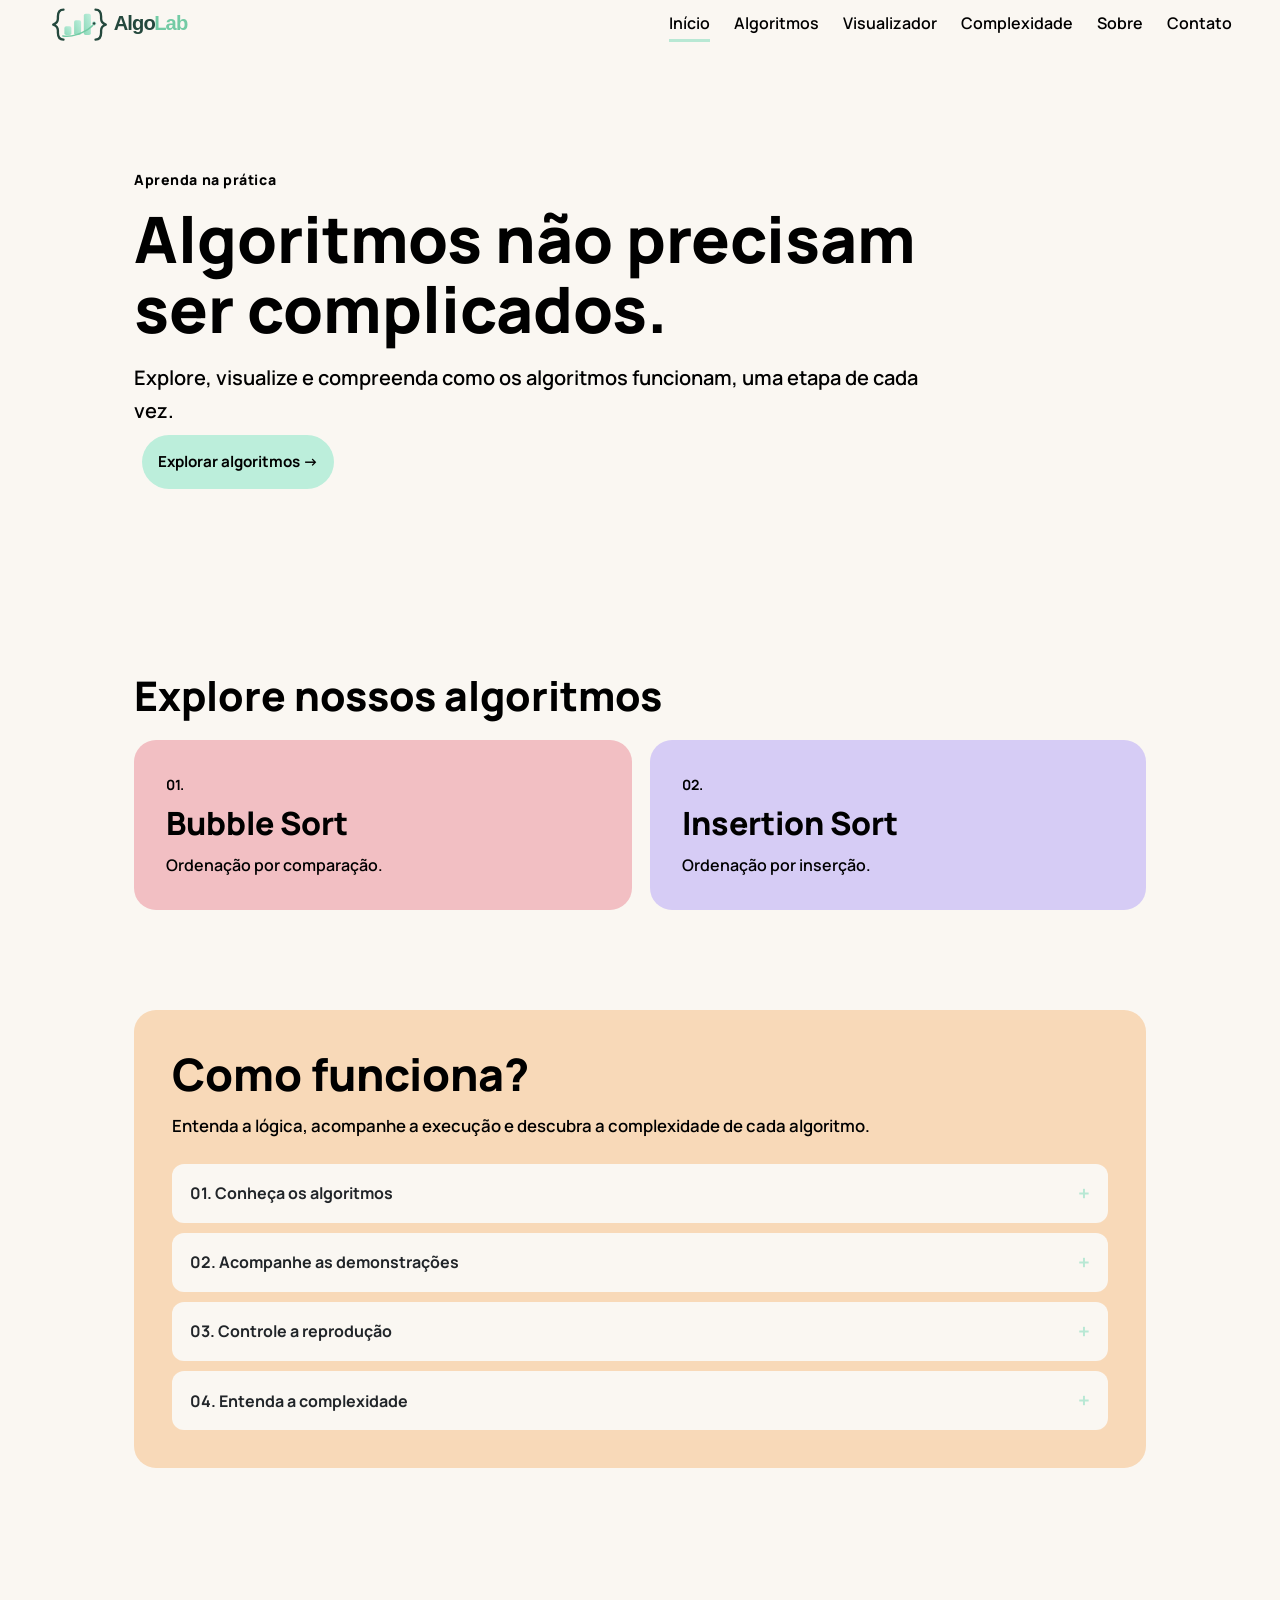
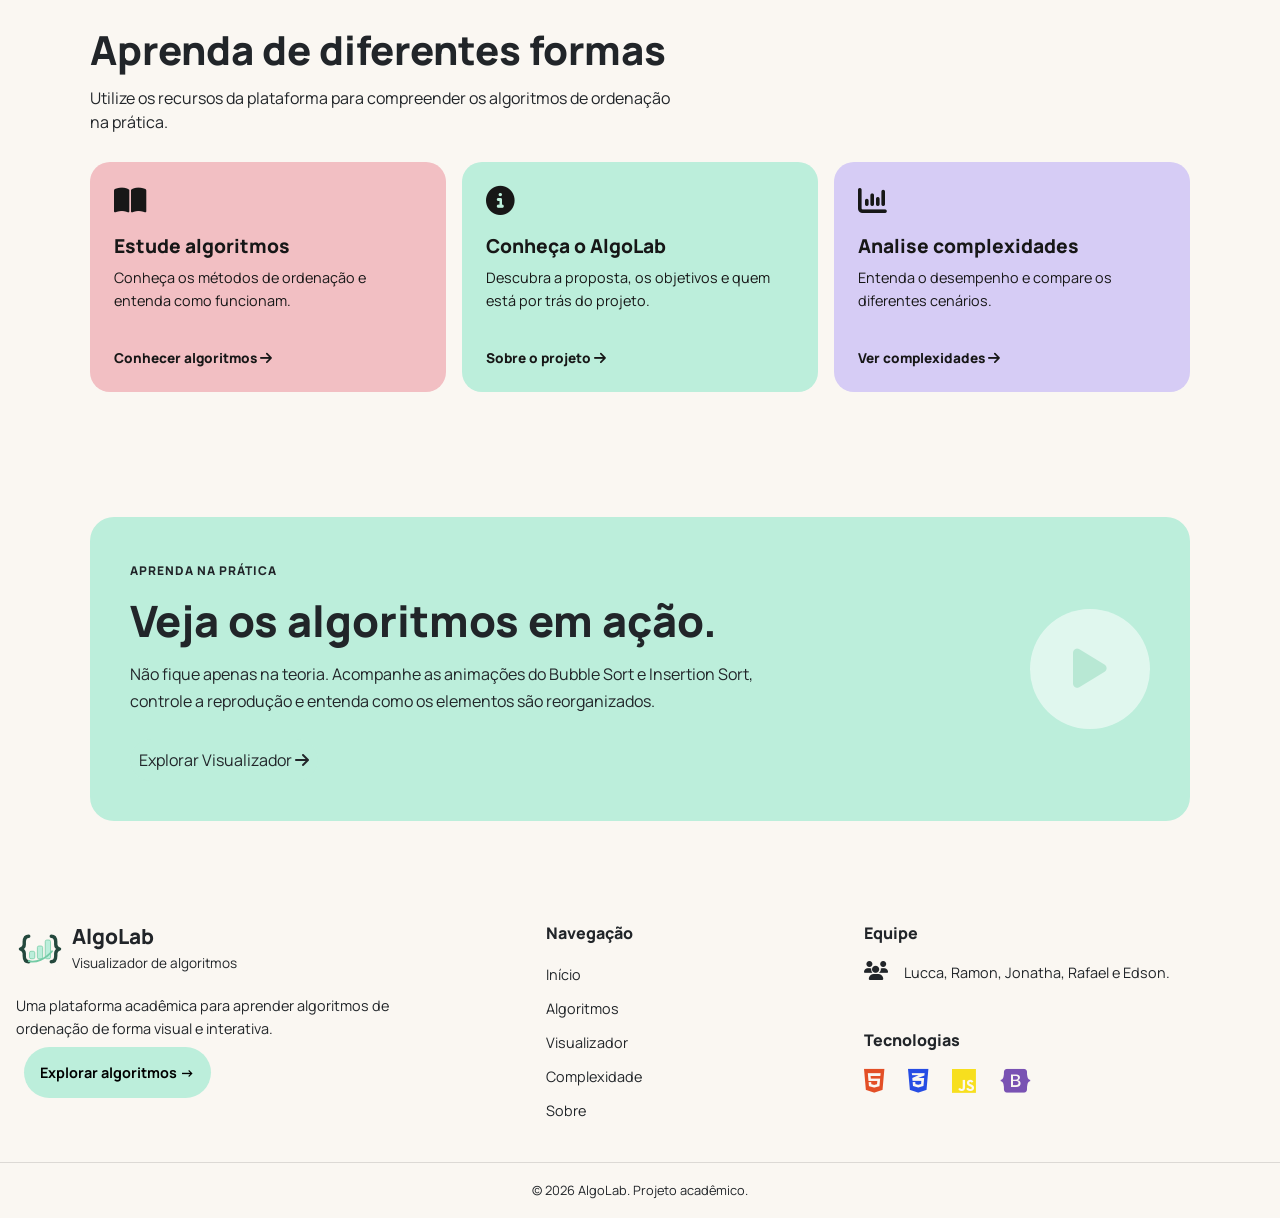
<file: index.html>
<!doctype html>
<html lang="pt-BR">

<head>
  <!-- ==========================================
       1. CONFIGURAÇÕES DO DOCUMENTO
  =========================================== -->

  <!-- Configurações básicas -->
  <meta charset="UTF-8" />
  <meta name="viewport" content="width=device-width, initial-scale=1.0" />

  <title>AlgoLab | Visualizador de Algoritmos</title>

  <!-- Fonte principal -->
  <link rel="preconnect" href="https://fonts.googleapis.com" />
  <link rel="preconnect" href="https://fonts.gstatic.com" crossorigin />
  <link
    href="https://fonts.googleapis.com/css2?family=Manrope:wght@400;500;600;700;800&display=swap"
    rel="stylesheet"
  />

  <!-- Bootstrap CSS -->
  <link
    href="https://cdn.jsdelivr.net/npm/bootstrap@5.3.8/dist/css/bootstrap.min.css"
    rel="stylesheet"
  />

  <!-- CSS próprio do projeto -->
  <link rel="stylesheet" href="src/css/base.css" />
  <link rel="stylesheet" href="src/css/layout.css" />
  <link rel="stylesheet" href="src/css/components.css" />

  <!-- CSS específico da página inicial -->
  <link rel="stylesheet" href="src/css/pages/index.css" />

  <!-- Biblioteca de ícones Font Awesome -->
  <link
    rel="stylesheet"
    href="https://cdnjs.cloudflare.com/ajax/libs/font-awesome/6.7.2/css/all.min.css"
  />
</head>

<body>

  <!-- ==========================================
       2. CABEÇALHO E NAVEGAÇÃO PRINCIPAL
  =========================================== -->

  <header>
    <nav
      aria-label="Navegação principal"
      class="d-flex flex-wrap justify-content-between align-items-center px-3 px-lg-5 pb-2"
    >

      <!-- Logo do projeto -->
      <div>
        <img src="src/assets/images/algolab-logo.svg" alt="Logo AlgoLab" />
      </div>

      <!-- Links de navegação entre as páginas -->
      <ul class="d-flex flex-wrap align-items-center gap-3 gap-lg-4 list-unstyled mb-0">
        <li><a href="index.html" aria-current="page">Início</a></li>
        <li><a href="algoritmos.html">Algoritmos</a></li>
        <li><a href="visualizador.html">Visualizador</a></li>
        <li><a href="complexidade.html">Complexidade</a></li>
        <li><a href="sobre.html">Sobre</a></li>
        <li><a href="contato.html">Contato</a></li>
      </ul>

    </nav>
  </header>


  <!-- ==========================================
       3. CONTEÚDO PRINCIPAL
  =========================================== -->

  <main>

    <!-- Apresentação inicial da plataforma -->
    <section class="hero-section mt-4">
      <div class="container-fluid page-container">

        <div class="hero-content">
          <span>Aprenda na prática</span>

          <h1>Algoritmos não precisam ser complicados.</h1>

          <p>
            Explore, visualize e compreenda como os algoritmos funcionam,
            uma etapa de cada vez.
          </p>

          <!-- Botão para acessar o catálogo de algoritmos -->
          <div class="p-2 rounded-5">
            <a href="algoritmos.html" class="hero-link btn-algolab p-3">
              Explorar algoritmos →
            </a>
          </div>
        </div>

      </div>
    </section>


    <!-- ==========================================
         3.1. ALGORITMOS EM DESTAQUE
    =========================================== -->

    <section class="algorithms-section d-flex align-items-center mt-4">
      <div class="container-fluid page-container">

        <div class="algorithms-content">
          <h2>Explore nossos algoritmos</h2>

          <!-- Organização dos cards com Flexbox do Bootstrap -->

            <div class="d-flex gap-3">

                <!-- Card do Bubble Sort -->
                <a href="algoritmos.html"
                  class="flex-fill algorithm-card-bubble rounded-4 p-2">

                    <span>01.</span>

                    <h3>Bubble Sort</h3>

                    <p>Ordenação por comparação.</p>

                </a>

                <!-- Card do Insertion Sort -->
                <a href="algoritmos.html"
                  class="flex-fill algorithm-card-insertion rounded-4 p-2">

                    <span>02.</span>

                    <h3>Insertion Sort</h3>

                    <p>Ordenação por inserção.</p>

                </a>

            </div>
        </div>

      </div>
    </section>


    <!-- ==========================================
         3.2. APRESENTAÇÃO DA PLATAFORMA
    =========================================== -->

    <section class="about-section mt-3">
      <div class="container-fluid page-container">

        <!-- Card explicativo sobre o funcionamento da plataforma -->
        <div class="about-card p-2 rounded-4">
          <h2>Como funciona?</h2>

          <p>
            Entenda a lógica, acompanhe a execução e descubra a complexidade
            de cada algoritmo.
          </p>

          <!-- Lista expansível -->
          <div class="how-it-works-list">

              <details class="how-it-works-item">
                  <summary>01. Conheça os algoritmos</summary>
                  <p>
                      Explore os algoritmos Bubble Sort e Insertion Sort
                      e entenda como cada método organiza os elementos.
                  </p>
              </details>

              <details class="how-it-works-item">
                  <summary>02. Acompanhe as demonstrações</summary>
                  <p>
                      Acesse o Visualizador para observar a execução
                      dos algoritmos por meio de animações.
                  </p>
              </details>

              <details class="how-it-works-item">
                  <summary>03. Controle a reprodução</summary>
                  <p>
                      Utilize os controles para iniciar, pausar,
                      reiniciar e alterar a velocidade das demonstrações.
                  </p>
              </details>

              <details class="how-it-works-item">
                  <summary>04. Entenda a complexidade</summary>
                  <p>
                      Consulte as informações sobre o desempenho
                      dos algoritmos e suas complexidades.
                  </p>
              </details>

          </div>
        </div>
      </div>
    </section>

    <!-- ==========================================
      3.3. RECURSOS DA PLATAFORMA
    =========================================== -->

  <section class="platform-features">
      <div class="container-fluid page-container">

          <div class="features-content">

              <h2>Aprenda de diferentes formas</h2>

              <p class="features-description">
                  Utilize os recursos da plataforma para compreender
                  os algoritmos de ordenação na prática.
              </p>

              <div class="row g-3">

                  <!-- Estudar algoritmos -->
                  <div class="col-12 col-md-4">
                      <a href="algoritmos.html"
                        class="feature-card feature-card-algorithms">

                          <i class="fa-solid fa-book-open"></i>

                          <h3>Estude algoritmos</h3>

                          <p>
                              Conheça os métodos de ordenação
                              e entenda como funcionam.
                          </p>

                          <span>Conhecer algoritmos
                              <i class="fa-solid fa-arrow-right"></i>
                          </span>

                      </a>
                  </div>

                  <!-- Conheça o AlgoLab -->
                  <div class="col-12 col-md-4">
                      <a href="sobre.html"
                        class="feature-card feature-card-visualizer">

                          <i class="fa-solid fa-circle-info"></i>

                          <h3>Conheça o AlgoLab</h3>

                          <p>
                              Descubra a proposta, os objetivos e
                              quem está por trás do projeto.
                          </p>

                          <span>
                              Sobre o projeto
                              <i class="fa-solid fa-arrow-right"></i>
                          </span>

                      </a>
                  </div>

                  <!-- Complexidade -->
                  <div class="col-12 col-md-4">
                      <a href="complexidade.html"
                        class="feature-card feature-card-complexity">

                          <i class="fa-solid fa-chart-column"></i>

                          <h3>Analise complexidades</h3>

                          <p>
                              Entenda o desempenho e compare
                              os diferentes cenários.
                          </p>

                          <span>Ver complexidades
                              <i class="fa-solid fa-arrow-right"></i>
                          </span>

                      </a>
                  </div>

              </div>

          </div>

      </div>
  </section>

  <!-- ==========================================
      3.4. CHAMADA PARA O VISUALIZADOR
  =========================================== -->

  <section class="visualizer-cta">

      <div class="container-fluid page-container">

          <div class="cta-content">

              <div class="cta-text">

                  <span>APRENDA NA PRÁTICA</span>

                  <h2>
                      Veja os algoritmos em ação.
                  </h2>

                  <p>
                      Não fique apenas na teoria. Acompanhe as
                      animações do Bubble Sort e Insertion Sort,
                      controle a reprodução e entenda como os
                      elementos são reorganizados.
                  </p>

                  <a href="visualizador.html"
                    class="btn btn-algolab">
                      Explorar Visualizador
                      <i class="fa-solid fa-arrow-right"></i>
                  </a>

              </div>

              <div class="cta-icon">
                  <i class="fa-solid fa-play"></i>
              </div>

          </div>

      </div>

  </section>

  </main>



  
  <!-- ==========================================
       4. RODAPÉ
  =========================================== -->

  <footer class="footer mt-5">

    <div class="row g-4 footer-content px-3">

      <!-- Coluna 1: Identidade do projeto -->
      <div class="col-12 col-md-5 footer-brand">

        <!-- Logo e identificação da plataforma -->
        <div class="d-flex align-items-center gap-2 footer-brand-header">
          <img
            src="src/assets/images/algolab-favicon.svg"
            alt="Ícone AlgoLab"
            class="footer-favicon"
          />

          <div>
            <h2>AlgoLab</h2>
            <p>Visualizador de algoritmos</p>
          </div>
        </div>

        <!-- Descrição do projeto -->
        <p class="footer-description">
          Uma plataforma acadêmica para aprender algoritmos de ordenação de
          forma visual e interativa.
        </p>

        <!-- Link para acessar os algoritmos -->
        <div class="p-2">
          <a href="algoritmos.html" class="footer-link btn-algolab rounded-5 p-3">
            Explorar algoritmos →
          </a>
        </div>

      </div>


      <!-- Coluna 2: Navegação -->
      <div class="col-12 col-md-3 footer-navigation">

        <h3>Navegação</h3>

        <nav aria-label="Navegação do rodapé">
          <ul class="list-unstyled mb-0">
            <li><a href="index.html">Início</a></li>
            <li><a href="algoritmos.html">Algoritmos</a></li>
            <li><a href="visualizador.html">Visualizador</a></li>
            <li><a href="complexidade.html">Complexidade</a></li>
            <li><a href="sobre.html">Sobre</a></li>
          </ul>
        </nav>

      </div>


      <!-- Coluna 3: Informações -->
      <div class="col-12 col-md-4 footer-information">

        <!-- Integrantes da equipe -->
        <div class="footer-team mb-5">
          <h3>Equipe</h3>

          <div class="d-flex gap-3">
            <i class="fa-solid fa-users" aria-hidden="true"></i>
            <p>Lucca, Ramon, Jonatha, Rafael e Edson.</p>
          </div>
        </div>

        <!-- Tecnologias utilizadas no projeto -->
        <div class="footer-technologies">
          <h3>Tecnologias</h3>

          <div class="d-flex align-items-center gap-4">
            <i class="fa-brands fa-html5 html-icon" title="HTML5" aria-label="HTML5"></i>
            <i class="fa-brands fa-css3-alt css-icon" title="CSS3" aria-label="CSS3"></i>
            <i class="fa-brands fa-js javascript-icon" title="JavaScript" aria-label="JavaScript"></i>
            <i class="fa-brands fa-bootstrap bootstrap-icon" title="Bootstrap" aria-label="Bootstrap"></i>
          </div>
        </div>

      </div>

    </div>

    <!-- Copyright e identificação acadêmica -->
    <div class="footer-bottom">
      <p>&copy; 2026 AlgoLab. Projeto acadêmico.</p>
    </div>

  </footer>


  <!-- ==========================================
       5. SCRIPTS
  =========================================== -->

  <!-- Bootstrap JavaScript -->
  <script src="https://cdn.jsdelivr.net/npm/bootstrap@5.3.8/dist/js/bootstrap.bundle.min.js">



  </script>

  
</body>
</html>
</file>
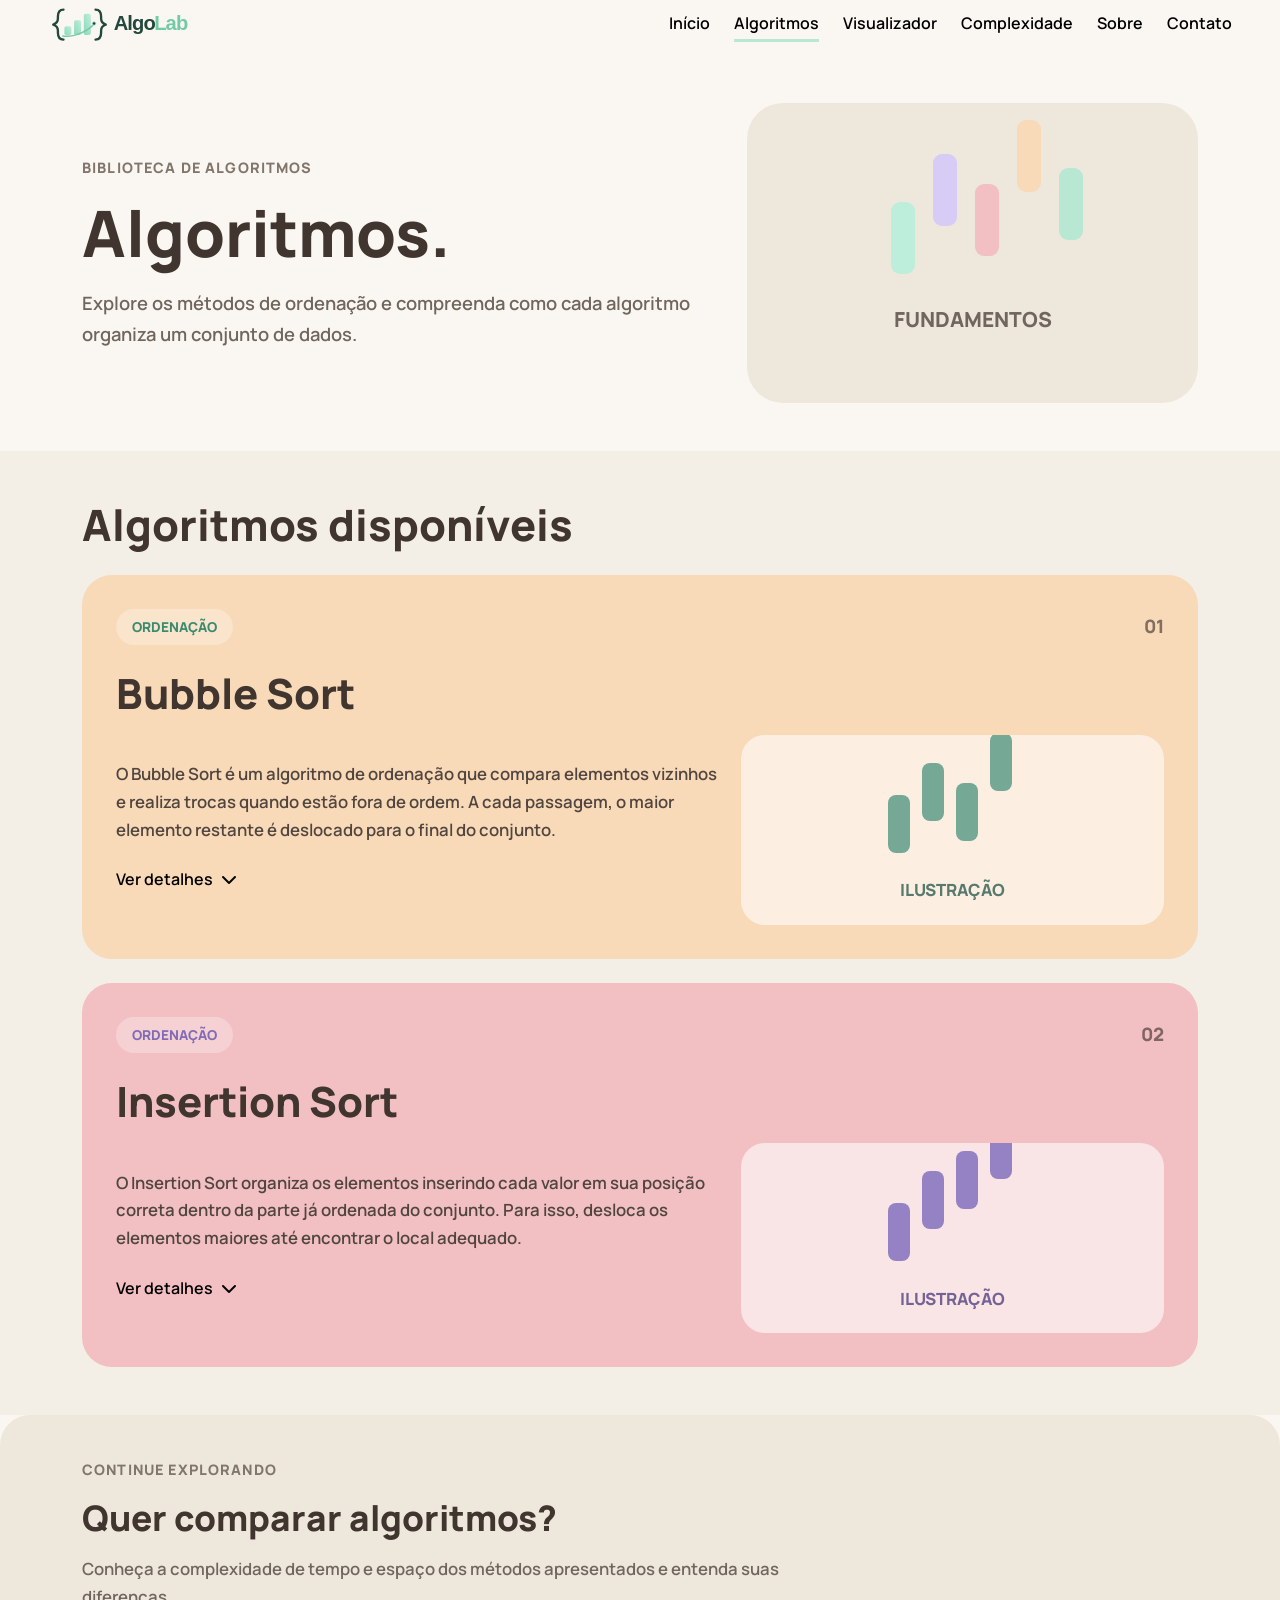
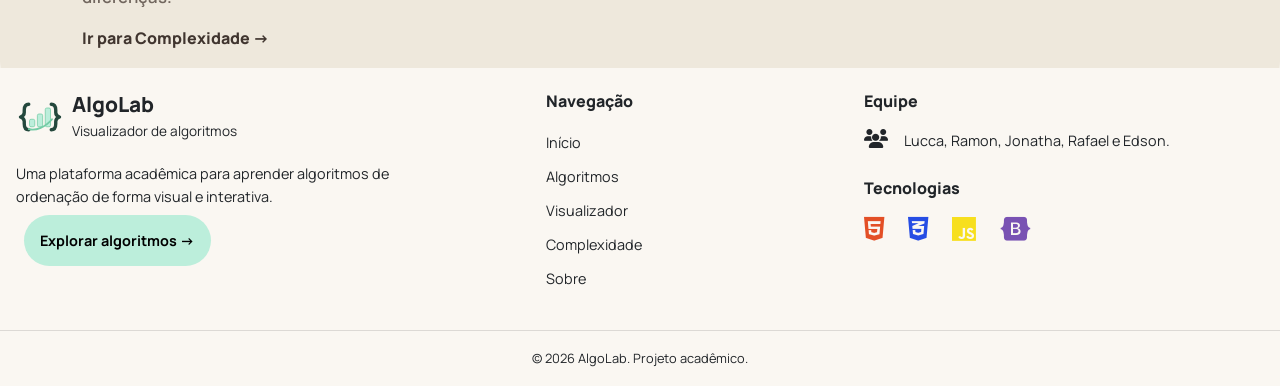
<file: algoritmos.html>
<!doctype html>
<html lang="pt-BR">

<head>
  <!-- CONFIGURAÇÕES -->

  <meta charset="UTF-8" />
  <meta name="viewport" content="width=device-width, initial-scale=1.0" />

  <title>AlgoLab | Algoritmos</title>

  <link rel="icon" type="image/svg+xml" href="src/assets/images/algolab-favicon.svg" />

  <!-- FONTES E BIBLIOTECAS -->

  <link rel="preconnect" href="https://fonts.googleapis.com" />
  <link rel="preconnect" href="https://fonts.gstatic.com" crossorigin />
  <link href="https://fonts.googleapis.com/css2?family=Manrope:wght@400;500;600;700;800&display=swap" rel="stylesheet" />

  <link href="https://cdn.jsdelivr.net/npm/bootstrap@5.3.8/dist/css/bootstrap.min.css" rel="stylesheet" />

  <link rel="stylesheet" href="https://cdnjs.cloudflare.com/ajax/libs/font-awesome/6.7.2/css/all.min.css" />

  <!-- CSS DO PROJETO -->

  <link rel="stylesheet" href="src/css/base.css" />
  <link rel="stylesheet" href="src/css/layout.css" />
  <link rel="stylesheet" href="src/css/components.css" />
  <link rel="stylesheet" href="src/css/pages/algoritmos.css" />

</head>

<body>

  <!-- 1. HEADER -->

  <header>
    <nav aria-label="Navegação principal"
         class="d-flex flex-wrap justify-content-between align-items-center px-3 px-lg-5 pb-2">

      <div>
        <img src="src/assets/images/algolab-logo.svg" alt="Logo AlgoLab" />
      </div>

      <ul class="d-flex flex-wrap align-items-center gap-3 gap-lg-4 list-unstyled mb-0">
        <li><a href="index.html">Início</a></li>
        <li><a href="algoritmos.html" aria-current="page">Algoritmos</a></li>
        <li><a href="visualizador.html">Visualizador</a></li>
        <li><a href="complexidade.html">Complexidade</a></li>
        <li><a href="sobre.html">Sobre</a></li>
        <li><a href="contato.html">Contato</a></li>
      </ul>

    </nav>
  </header>


  <!-- 2. CONTEÚDO PRINCIPAL -->

  <main>

    <!-- 2.1 HERO -->

    <section class="algorithms-hero py-5">
      <div class="container">
        <div class="row align-items-center g-4">

          <div class="col-md-7">

            <span class="d-inline-block mb-3">
              BIBLIOTECA DE ALGORITMOS
            </span>

            <h1 class="mb-3">Algoritmos.</h1>

            <p class="mb-0">
              Explore os métodos de ordenação e compreenda como cada
              algoritmo organiza um conjunto de dados.
            </p>

          </div>

          <div class="col-md-5">
            <div class="algorithms-hero-illustration"></div>
          </div>

        </div>
      </div>
    </section>


    <!-- 2.2 CATÁLOGO -->

    <section class="algorithms-catalog py-5">
      <div class="container">

        <h2 class="mb-4">Algoritmos disponíveis</h2>

        <!-- BUBBLE SORT -->

        <article class="algorithm-card bubble-card mb-4">

          <div class="algorithm-card-header d-flex justify-content-between align-items-center gap-3 mb-4">
            <span>ORDENAÇÃO</span>
            <span>01</span>
          </div>

          <h3 class="mb-3">Bubble Sort</h3>

          <div class="row align-items-center g-4">

            <div class="col-md-7">

              <p class="mb-3">
                O Bubble Sort é um algoritmo de ordenação que compara
                elementos vizinhos e realiza trocas quando estão fora de
                ordem. A cada passagem, o maior elemento restante é
                deslocado para o final do conjunto.
              </p>

              <button
                  class="btn-details"
                  type="button"
                  data-bs-toggle="collapse"
                  data-bs-target="#bubble-details"
                  aria-expanded="false"
                  aria-controls="bubble-details"
              >
                  Ver detalhes
                  <i class="fa-solid fa-chevron-down"></i>
              </button>

              <div class="collapse" id="bubble-details">
                  <div class="algorithm-details">
                      <p>
                          O Bubble Sort compara elementos adjacentes e realiza trocas
                          quando estão fora de ordem, repetindo o processo até ordenar
                          todo o conjunto.
                      </p>

                      <p><strong>Complexidade:</strong> O(n²) no caso médio.</p>
                      <p><strong>Estabilidade:</strong> Estável.</p>
                  </div>
              </div>

            </div>

            <div class="col-md-5">
              <div class="algorithm-card-illustration bubble-illustration"></div>
            </div>

          </div>
        </article>


        <!-- INSERTION SORT -->

        <article class="algorithm-card insertion-card">

          <div class="algorithm-card-header d-flex justify-content-between align-items-center gap-3 mb-4">
            <span>ORDENAÇÃO</span>
            <span>02</span>
          </div>

          <h3 class="mb-3">Insertion Sort</h3>

          <div class="row align-items-center g-4">

            <div class="col-md-7">

              <p class="mb-3">
                O Insertion Sort organiza os elementos inserindo cada
                valor em sua posição correta dentro da parte já ordenada
                do conjunto. Para isso, desloca os elementos maiores
                até encontrar o local adequado.
              </p>

              <button
                  class="btn-details"
                  type="button"
                  data-bs-toggle="collapse"
                  data-bs-target="#insertion-details"
                  aria-expanded="false"
                  aria-controls="insertion-details"
              >
                  Ver detalhes
                  <i class="fa-solid fa-chevron-down"></i>
              </button>

              <div class="collapse" id="insertion-details">
                  <div class="algorithm-details">
                      <p>
                          O Insertion Sort organiza os elementos inserindo cada valor
                          na posição correta em relação aos elementos anteriores.
                      </p>

                      <p><strong>Complexidade:</strong> O(n²) no caso médio.</p>
                      <p><strong>Estabilidade:</strong> Estável.</p>
                  </div>
              </div>

            </div>

            <div class="col-md-5">
              <div class="algorithm-card-illustration insertion-illustration"></div>
            </div>

          </div>
        </article>

      </div>
    </section>


    <!-- 2.3 CHAMADA PARA COMPLEXIDADE -->

    <section class="algorithms-comparison mx-auto">
      <div class="container">

        <span class="d-inline-block mb-3">
          CONTINUE EXPLORANDO
        </span>

        <h2 class="mb-3">Quer comparar algoritmos?</h2>

        <p class="mb-3">
          Conheça a complexidade de tempo e espaço dos métodos
          apresentados e entenda suas diferenças.
        </p>

        <a href="complexidade.html">
          Ir para Complexidade →
        </a>

      </div>
    </section>

  </main>


  <!-- 3. FOOTER -->

  <footer class="footer">

    <div class="row g-4 footer-content px-3">

      <!-- IDENTIDADE -->

      <div class="col-12 col-md-5 footer-brand">

        <div class="d-flex align-items-center gap-2 footer-brand-header">

          <img
            src="src/assets/images/algolab-favicon.svg"
            alt="Ícone AlgoLab"
            class="footer-favicon"
          />

          <div>
            <h2>AlgoLab</h2>
            <p>Visualizador de algoritmos</p>
          </div>

        </div>

        <p class="footer-description">
          Uma plataforma acadêmica para aprender algoritmos de ordenação de
          forma visual e interativa.
        </p>

        <div class="p-2">
          <a href="algoritmos.html" class="footer-link btn-algolab rounded-5 p-3">
            Explorar algoritmos →
          </a>
        </div>

      </div>


      <!-- NAVEGAÇÃO -->

      <div class="col-12 col-md-3 footer-navigation">

        <h3>Navegação</h3>

        <nav aria-label="Navegação do rodapé">
          <ul class="list-unstyled mb-0">
            <li><a href="index.html">Início</a></li>
            <li><a href="algoritmos.html">Algoritmos</a></li>
            <li><a href="visualizador.html">Visualizador</a></li>
            <li><a href="complexidade.html">Complexidade</a></li>
            <li><a href="sobre.html">Sobre</a></li>
          </ul>
        </nav>

      </div>


      <!-- INFORMAÇÕES -->

      <div class="col-12 col-md-4 footer-information">

        <div class="footer-team">
          <h3>Equipe</h3>

          <div class="d-flex gap-3">
            <i class="fa-solid fa-users" aria-hidden="true"></i>
            <p>Lucca, Ramon, Jonatha, Rafael e Edson.</p>
          </div>
        </div>

        <div class="footer-technologies">
          <h3>Tecnologias</h3>

          <div class="d-flex align-items-center gap-4 footer-tech-icons">
            <i class="fa-brands fa-html5 html-icon" title="HTML5" aria-hidden="true"></i>
            <i class="fa-brands fa-css3-alt css-icon" title="CSS3" aria-hidden="true"></i>
            <i class="fa-brands fa-js javascript-icon" title="JavaScript" aria-hidden="true"></i>
            <i class="fa-brands fa-bootstrap bootstrap-icon" title="Bootstrap" aria-hidden="true"></i>
          </div>
        </div>

      </div>

    </div>


    <!-- COPYRIGHT -->

    <div class="footer-bottom">
      <p>&copy; 2026 AlgoLab. Projeto acadêmico.</p>
    </div>

  </footer>

  <script src="https://cdn.jsdelivr.net/npm/bootstrap@5.3.8/dist/js/bootstrap.bundle.min.js"></script>

</body>
</html>
</file>
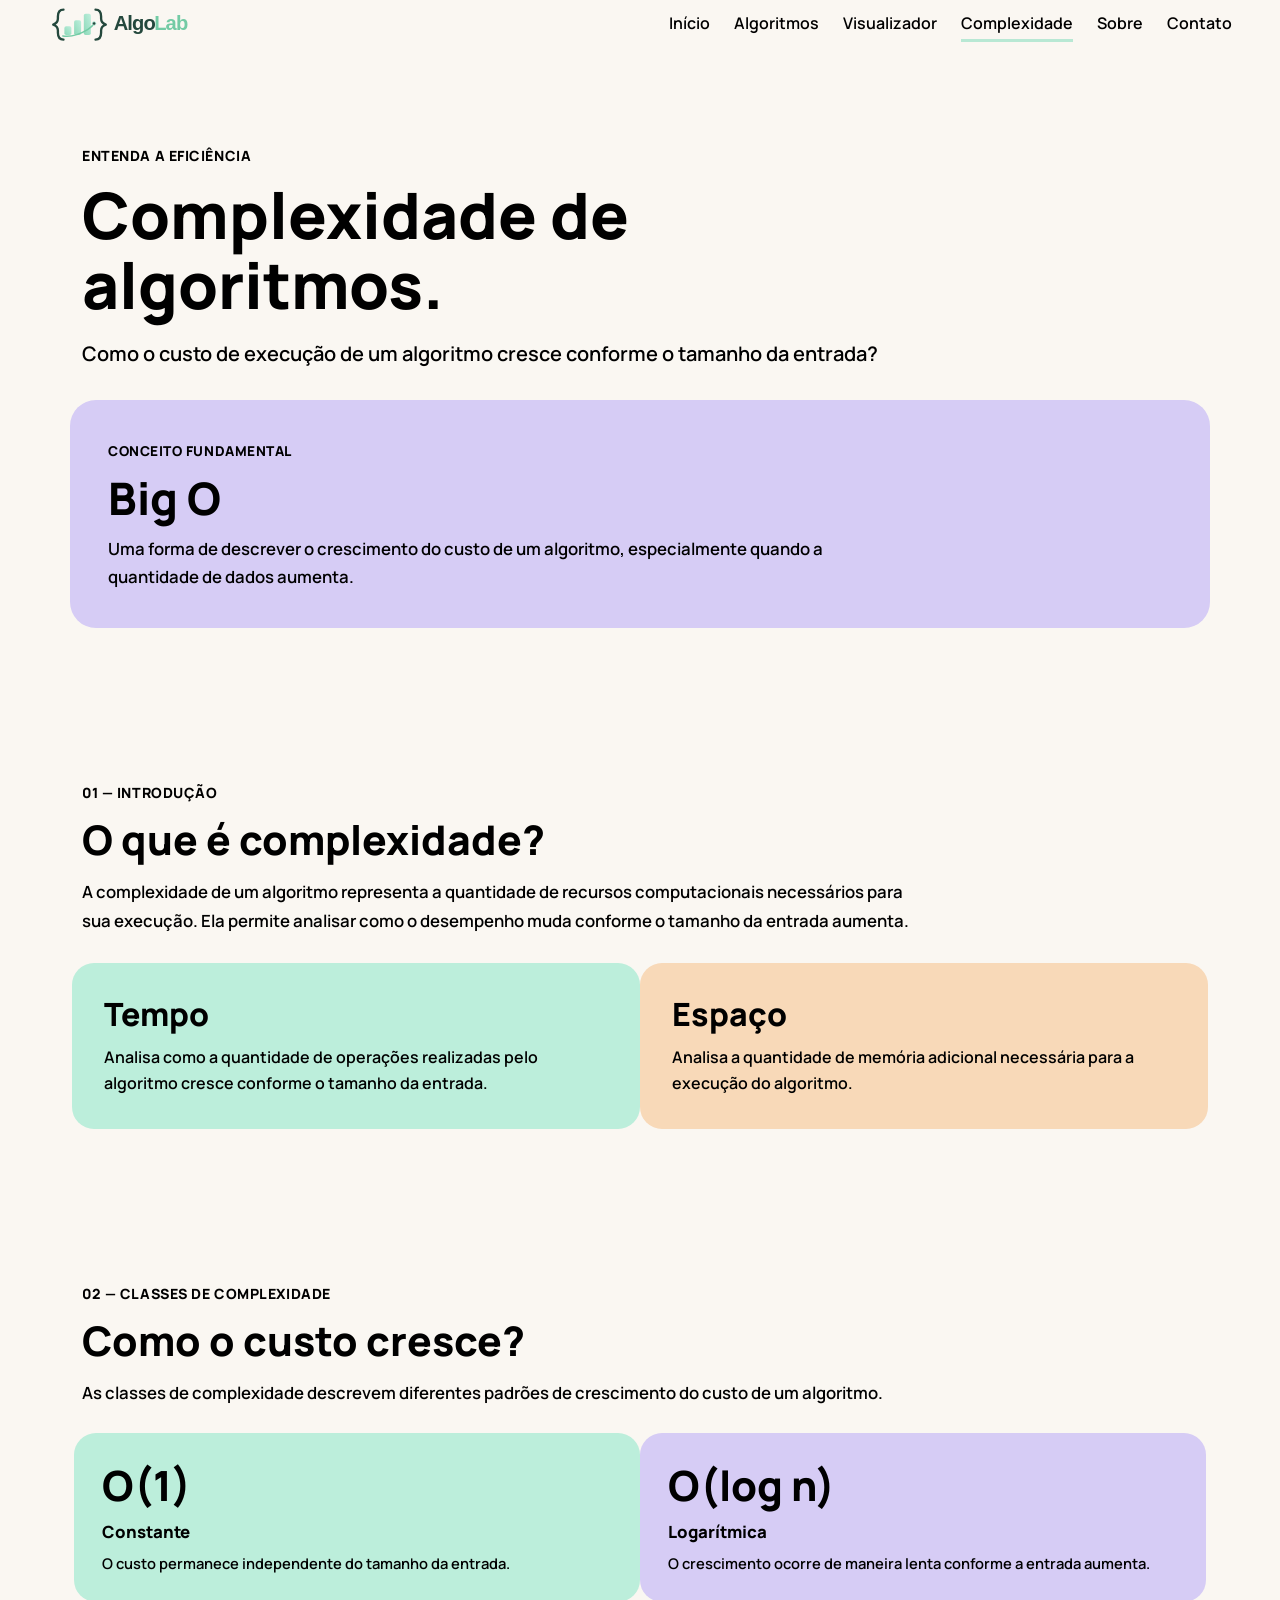
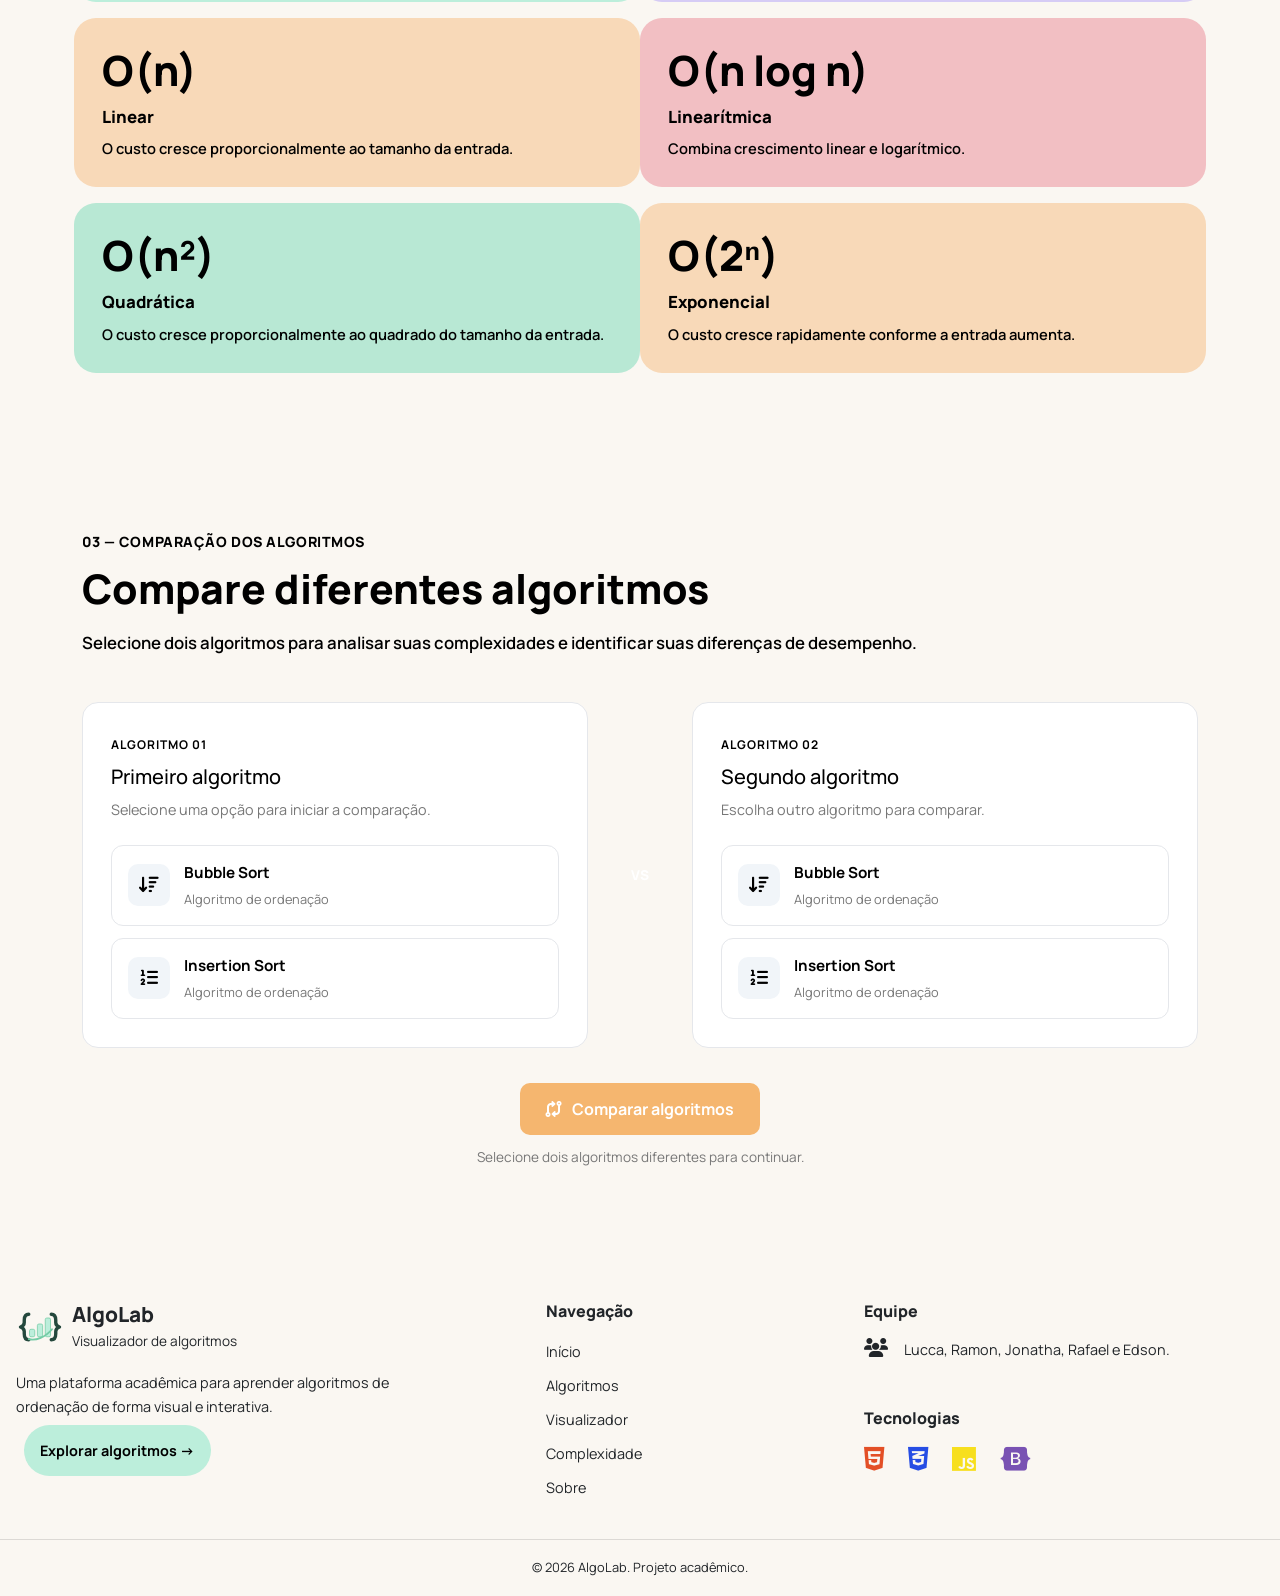
<file: complexidade.html>
<!DOCTYPE html>
<html lang="pt-BR">

<head>
    <!-- Configurações básicas do documento -->
    <meta charset="UTF-8">
    <meta name="viewport" content="width=device-width, initial-scale=1.0">
    <meta name="description" content="Entenda a notação Big O e a complexidade dos algoritmos de ordenação.">

    <title>Complexidade | AlgoLab</title>

    <!-- Bootstrap -->
    <link href="https://cdn.jsdelivr.net/npm/bootstrap@5.3.8/dist/css/bootstrap.min.css" rel="stylesheet">

    <!-- CSS próprio do projeto -->
    <link rel="stylesheet" href="src/css/base.css">
    <link rel="stylesheet" href="src/css/layout.css">
    <link rel="stylesheet" href="src/css/components.css">

    <!-- CSS específico da página -->
     <link rel="stylesheet" href="src/css/pages/complexidade.css">

    <!-- Fonte textual -->
    <link rel="preconnect" href="https://fonts.googleapis.com" />
    <link rel="preconnect" href="https://fonts.gstatic.com" crossorigin />
    <link
      href="https://fonts.googleapis.com/css2?family=Manrope:wght@400;500;600;700;800&display=swap"
      rel="stylesheet"
    />

    <!-- FavIcons  -->
    <link
      rel="stylesheet"
      href="https://cdnjs.cloudflare.com/ajax/libs/font-awesome/6.7.2/css/all.min.css"
    />
</head>

<body>

    <!-- ==========================================
         CABEÇALHO E NAVEGAÇÃO PRINCIPAL
    =========================================== -->
    <header>
      <nav
        aria-label="Navegação principal"
        class="d-flex flex-wrap justify-content-between align-items-center px-3 px-lg-5 pb-2"
      >
        <!-- Logo do projeto -->
        <div>
          <img src="src/assets/images/algolab-logo.svg" alt="Logo AlgoLab" />
        </div>

        <!-- Links de navegação entre as páginas -->
        <ul class="d-flex flex-wrap align-items-center gap-3 gap-lg-4 list-unstyled mb-0">
          <li><a href="index.html">Início</a></li>
          <li><a href="algoritmos.html">Algoritmos</a></li>
          <li><a href="visualizador.html">Visualizador</a></li>
          <li><a href="complexidade.html" aria-current="page">Complexidade</a></li>
          <li><a href="sobre.html">Sobre</a></li>
          <li><a href="contato.html">Contato</a></li>
        </ul>
      </nav>
    </header>


    <!-- ==========================================
         CONTEÚDO PRINCIPAL
    =========================================== -->
    <main>

        <!-- ==========================================
             APRESENTAÇÃO DA PÁGINA
        =========================================== -->
        <section class="complexity-hero">

            <!-- Título e apresentação -->
            <div class="container">

                <span>ENTENDA A EFICIÊNCIA</span>

                <h1>Complexidade de algoritmos.</h1>

                <p>
                    Como o custo de execução de um algoritmo cresce
                    conforme o tamanho da entrada?
                </p>

            </div>

            <!-- Destaque para o conceito de Big O -->
            <div class="container">

                <span>CONCEITO FUNDAMENTAL</span>

                <h2>Big O</h2>

                <p>
                    Uma forma de descrever o crescimento do custo de um
                    algoritmo, especialmente quando a quantidade de
                    dados aumenta.
                </p>

            </div>

        </section>


        <!-- ==========================================
             INTRODUÇÃO À COMPLEXIDADE
        =========================================== -->
        <section class="complexity-intro">

            <!-- Apresentação do conceito -->
            <div class="container">

                <span>01 — INTRODUÇÃO</span>

                <h2>O que é complexidade?</h2>

                <p>
                    A complexidade de um algoritmo representa a quantidade
                    de recursos computacionais necessários para sua execução.
                    Ela permite analisar como o desempenho muda conforme
                    o tamanho da entrada aumenta.
                </p>

            </div>

            <!-- Conceitos de tempo e espaço -->
            <div class="container">

                <div class="row">

                    <!-- Complexidade de tempo -->
                    <article class="col-md-5">

                        <h3>Tempo</h3>

                        <p>
                            Analisa como a quantidade de operações realizadas
                            pelo algoritmo cresce conforme o tamanho da entrada.
                        </p>

                    </article>

                    <!-- Espaçamento entre os cards -->
                    <div class="col-md-2">
                        <!-- Espaço reservado -->
                    </div>

                    <!-- Complexidade de espaço -->
                    <article class="col-md-5">

                        <h3>Espaço</h3>

                        <p>
                            Analisa a quantidade de memória adicional necessária
                            para a execução do algoritmo.
                        </p>

                    </article>

                </div>

            </div>

        </section>


        <!-- ==========================================
             CLASSES DE COMPLEXIDADE
        =========================================== -->
        <section class="complexity-classes">

            <!-- Apresentação das classes -->
            <div class="container">

                <span>02 — CLASSES DE COMPLEXIDADE</span>

                <h2>Como o custo cresce?</h2>

                <p>
                    As classes de complexidade descrevem diferentes
                    padrões de crescimento do custo de um algoritmo.
                </p>

            </div>

            <!-- Organização dos cartões de complexidade -->
            <div class="container">

                <!-- Primeira linha: O(1) e O(log n) -->
                <div class="row">

                    <article class="col-md-5">

                        <h3>O(1)</h3>

                        <p>Constante</p>

                        <span>
                            O custo permanece independente do tamanho da entrada.
                        </span>

                    </article>

                    <!-- Espaçamento entre os cards -->
                    <div class="col-md-2">
                        <!-- Espaço reservado -->
                    </div>

                    <article class="col-md-5">

                        <h3>O(log n)</h3>

                        <p>Logarítmica</p>

                        <span>
                            O crescimento ocorre de maneira lenta conforme
                            a entrada aumenta.
                        </span>

                    </article>

                </div>


                <!-- Segunda linha: O(n) e O(n log n) -->
                <div class="row">

                    <article class="col-md-5">

                        <h3>O(n)</h3>

                        <p>Linear</p>

                        <span>
                            O custo cresce proporcionalmente ao tamanho
                            da entrada.
                        </span>

                    </article>

                    <!-- Espaçamento entre os cards -->
                    <div class="col-md-2">
                        <!-- Espaço reservado -->
                    </div>

                    <article class="col-md-5">

                        <h3>O(n log n)</h3>

                        <p>Linearítmica</p>

                        <span>
                            Combina crescimento linear e logarítmico.
                        </span>

                    </article>

                </div>


                <!-- Terceira linha: O(n²) e O(2ⁿ) -->
                <div class="row">

                    <article class="col-md-5">

                        <h3>O(n²)</h3>

                        <p>Quadrática</p>

                        <span>
                            O custo cresce proporcionalmente ao quadrado
                            do tamanho da entrada.
                        </span>

                    </article>

                    <!-- Espaçamento entre os cards -->
                    <div class="col-md-2">
                        <!-- Espaço reservado -->
                    </div>

                    <article class="col-md-5">

                        <h3>O(2ⁿ)</h3>

                        <p>Exponencial</p>

                        <span>
                            O custo cresce rapidamente conforme a entrada aumenta.
                        </span>

                    </article>

                </div>

            </div>

        </section>
        
        <!-- ==========================================
            COMPARAÇÃO DOS ALGORITMOS
        =========================================== -->
        <section class="complexity-algorithms" id="comparacao">

            <!-- Apresentação -->
            <div class="container">

                <span>03 — COMPARAÇÃO DOS ALGORITMOS</span>

                <h2>Compare diferentes algoritmos</h2>

                <p>
                    Selecione dois algoritmos para analisar suas complexidades
                    e identificar suas diferenças de desempenho.
                </p>

            </div>

            <!-- Área de seleção -->
            <div class="container">

                <div class="algorithm-selection">

                    <!-- Algoritmo 01 -->
                    <div class="algorithm-selector" id="selector-one">

                        <div class="selector-header">
                            <span>ALGORITMO 01</span>
                            <h3>Primeiro algoritmo</h3>
                            <p>Selecione uma opção para iniciar a comparação.</p>
                        </div>

                        <div class="algorithm-options">

                            <button
                                type="button"
                                class="algorithm-option"
                                data-algorithm="bubble"
                                data-selector="one">

                                <span class="option-icon">
                                    <i class="fa-solid fa-arrow-down-wide-short"></i>
                                </span>

                                <span class="option-content">
                                    <strong>Bubble Sort</strong>
                                    <small>Algoritmo de ordenação</small>
                                </span>

                                <i class="fa-solid fa-check option-check"></i>

                            </button>

                            <button
                                type="button"
                                class="algorithm-option"
                                data-algorithm="insertion"
                                data-selector="one">

                                <span class="option-icon">
                                    <i class="fa-solid fa-list-ol"></i>
                                </span>

                                <span class="option-content">
                                    <strong>Insertion Sort</strong>
                                    <small>Algoritmo de ordenação</small>
                                </span>

                                <i class="fa-solid fa-check option-check"></i>

                            </button>

                        </div>

                    </div>

                    <!-- Separador -->
                    <div class="selection-divider">
                        <span>VS</span>
                    </div>

                    <!-- Algoritmo 02 -->
                    <div class="algorithm-selector" id="selector-two">

                        <div class="selector-header">
                            <span>ALGORITMO 02</span>
                            <h3>Segundo algoritmo</h3>
                            <p>Escolha outro algoritmo para comparar.</p>
                        </div>

                        <div class="algorithm-options">

                            <button
                                type="button"
                                class="algorithm-option"
                                data-algorithm="bubble"
                                data-selector="two">

                                <span class="option-icon">
                                    <i class="fa-solid fa-arrow-down-wide-short"></i>
                                </span>

                                <span class="option-content">
                                    <strong>Bubble Sort</strong>
                                    <small>Algoritmo de ordenação</small>
                                </span>

                                <i class="fa-solid fa-check option-check"></i>

                            </button>

                            <button
                                type="button"
                                class="algorithm-option"
                                data-algorithm="insertion"
                                data-selector="two">

                                <span class="option-icon">
                                    <i class="fa-solid fa-list-ol"></i>
                                </span>

                                <span class="option-content">
                                    <strong>Insertion Sort</strong>
                                    <small>Algoritmo de ordenação</small>
                                </span>

                                <i class="fa-solid fa-check option-check"></i>

                            </button>

                        </div>

                    </div>

                </div>

                <!-- Botão de comparação -->
                <div class="comparison-action">

                    <button
                        type="button"
                        id="compare-algorithms"
                        class="btn-compare"
                        disabled>

                        <i class="fa-solid fa-code-compare"></i>
                        Comparar algoritmos

                    </button>

                    <p id="comparison-feedback">
                        Selecione dois algoritmos diferentes para continuar.
                    </p>

                </div>

            </div>

            <!-- Resultado da comparação -->
            <div class="container">

                <div class="comparison-result" id="comparison-result" hidden>

                    <div class="result-header">
                        <span>RESULTADO DA COMPARAÇÃO</span>
                        <h3 id="comparison-title">
                            Análise dos algoritmos
                        </h3>
                        <p>
                            Confira as diferenças de complexidade entre os
                            algoritmos selecionados.
                        </p>
                    </div>

                    <!-- Tabela -->
                    <div class="table-responsive">

                        <table class="complexity-table">

                            <thead>
                                <tr>
                                    <th>Critério</th>
                                    <th id="result-algorithm-one">Algoritmo 01</th>
                                    <th id="result-algorithm-two">Algoritmo 02</th>
                                </tr>
                            </thead>

                            <tbody>

                                <tr>
                                    <th scope="row">Melhor caso</th>
                                    <td id="result-best-one">—</td>
                                    <td id="result-best-two">—</td>
                                </tr>

                                <tr>
                                    <th scope="row">Caso médio</th>
                                    <td id="result-average-one">—</td>
                                    <td id="result-average-two">—</td>
                                </tr>

                                <tr>
                                    <th scope="row">Pior caso</th>
                                    <td id="result-worst-one">—</td>
                                    <td id="result-worst-two">—</td>
                                </tr>

                                <tr>
                                    <th scope="row">Complexidade espacial</th>
                                    <td id="result-space-one">—</td>
                                    <td id="result-space-two">—</td>
                                </tr>

                            </tbody>

                        </table>

                    </div>

                    <!-- Análise -->
                    <div class="comparison-analysis">

                        <h4>
                            <i class="fa-solid fa-lightbulb"></i>
                            Análise comparativa
                        </h4>

                        <div id="comparison-explanation"></div>

                    </div>

                </div>

            </div>

        </section>


    </main>


    <!-- ==========================================
         RODAPÉ
    =========================================== -->
    <footer class="footer">
      <div class="row g-4 footer-content px-3">
        <!-- Coluna 1: Identidade do projeto -->
        <div class="col-12 col-md-5 footer-brand">
          <div class="d-flex align-items-center gap-2 footer-brand-header">
            <img
              src="src/assets/images/algolab-favicon.svg"
              alt="Ícone AlgoLab"
              class="footer-favicon"
            />

            <div>
              <h2>AlgoLab</h2>
              <p>Visualizador de algoritmos</p>
            </div>
          </div>

          <p class="footer-description">
            Uma plataforma acadêmica para aprender algoritmos de ordenação de
            forma visual e interativa.
          </p>

          <div class="p-2">
              <a href="algoritmos.html" class="footer-link p-3 rounded-5 btn-algolab">
                Explorar algoritmos →
              </a>
          </div>
        </div>

        <!-- Coluna 2: Navegação -->
        <div class="col-12 col-md-3 footer-navigation">
          <h3>Navegação</h3>

          <nav aria-label="Navegação do rodapé">
            <ul class="list-unstyled mb-0">
              <li><a href="index.html">Início</a></li>
              <li><a href="algoritmos.html">Algoritmos</a></li>
              <li><a href="visualizador.html">Visualizador</a></li>
              <li><a href="complexidade.html">Complexidade</a></li>
              <li><a href="sobre.html">Sobre</a></li>
            </ul>
          </nav>
        </div>

        <!-- Coluna 3: Informações -->
        <div class="col-12 col-md-4 footer-information">
          <div class="footer-team mb-5">
            <h3>Equipe</h3>

            <div class="d-flex gap-3">
              <i class="fa-solid fa-users"></i>
              <p>Lucca, Ramon, Jonatha, Rafael e Edson.</p>
            </div>
          </div>

          <div class="footer-technologies">
            <h3>Tecnologias</h3>

            <div class="d-flex align-items-center gap-4">
              <i class="fa-brands fa-html5 html-icon" title="HTML5"></i>
              <i class="fa-brands fa-css3-alt css-icon" title="CSS3"></i>
              <i class="fa-brands fa-js javascript-icon" title="JavaScript"></i>
              <i class="fa-brands fa-bootstrap bootstrap-icon" title="Bootstrap"></i>
            </div>
          </div>
        </div>
      </div>

      <!-- Rodapé inferior -->
      <div class="footer-bottom">
        <p>&copy; 2026 AlgoLab. Projeto acadêmico.</p>
      </div>
    </footer>


    <!-- Bootstrap JavaScript -->
    <script src="https://cdn.jsdelivr.net/npm/bootstrap@5.3.8/dist/js/bootstrap.bundle.min.js"></script>

    <script src="src/js/complexidade.js"></script>

</body>

</html>
</file>
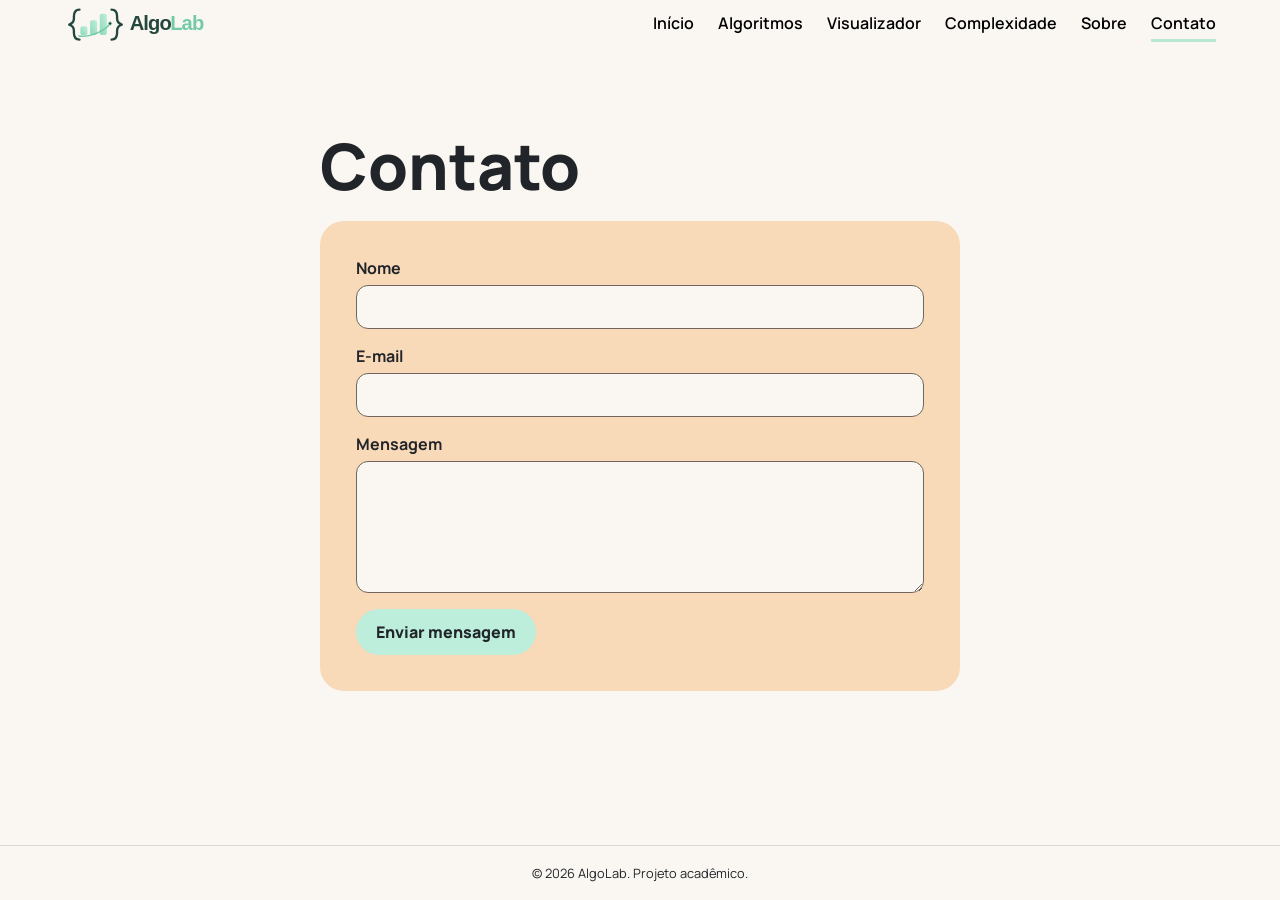
<file: contato.html>
<!doctype html>
<html lang="pt-BR">
<head>
    <meta charset="UTF-8">
    <meta name="viewport" content="width=device-width, initial-scale=1.0">
    <title>Contato | AlgoLab</title>

    <link rel="preconnect" href="https://fonts.googleapis.com">
    <link rel="preconnect" href="https://fonts.gstatic.com" crossorigin>
    <link href="https://fonts.googleapis.com/css2?family=Manrope:wght@400;500;600;700;800&display=swap" rel="stylesheet">
    <link rel="stylesheet" href="src/css/base.css">
    <link rel="stylesheet" href="src/css/layout.css">
    <link rel="stylesheet" href="src/css/components.css">
    <link rel="stylesheet" href="src/css/pages/contato.css">
    <script src="src/js/contato.js" defer></script>
</head>
<body class="contact-page">
    <header>
        <nav class="contact-nav page-container" aria-label="Navegação principal">
            <img src="src/assets/images/algolab-logo.svg" alt="Logo AlgoLab">
            <ul>
                <li><a href="index.html">Início</a></li>
                <li><a href="algoritmos.html">Algoritmos</a></li>
                <li><a href="visualizador.html">Visualizador</a></li>
                <li><a href="complexidade.html">Complexidade</a></li>
                <li><a href="sobre.html">Sobre</a></li>
                <li><a href="contato.html" aria-current="page">Contato</a></li>
            </ul>
        </nav>
    </header>

    <main class="contact-content page-container">
        <h1>Contato</h1>

        <form class="contact-form" id="contact-form" method="post">
            <div>
                <label for="nome">Nome</label>
                <input id="nome" name="nome" type="text" autocomplete="name" required>
            </div>
            <div>
                <label for="email">E-mail</label>
                <input id="email" name="email" type="email" autocomplete="email" required>
            </div>
            <div>
                <label for="mensagem">Mensagem</label>
                <textarea id="mensagem" name="mensagem" rows="5" required></textarea>
            </div>
            <button class="btn-algolab" type="submit" disabled>Enviar mensagem</button>
        </form>

        <dialog class="contact-dialog" id="contact-dialog" aria-labelledby="contact-dialog-title">
            <h2 id="contact-dialog-title">Formulário enviado!</h2>
            <p>Este envio é uma simulação.</p>
            <form method="dialog">
                <button class="btn-algolab" type="submit">Fechar</button>
            </form>
        </dialog>
    </main>

    <footer class="footer">
        <div class="footer-bottom">
            <p>&copy; 2026 AlgoLab. Projeto acadêmico.</p>
        </div>
    </footer>
</body>
</html>
</file>
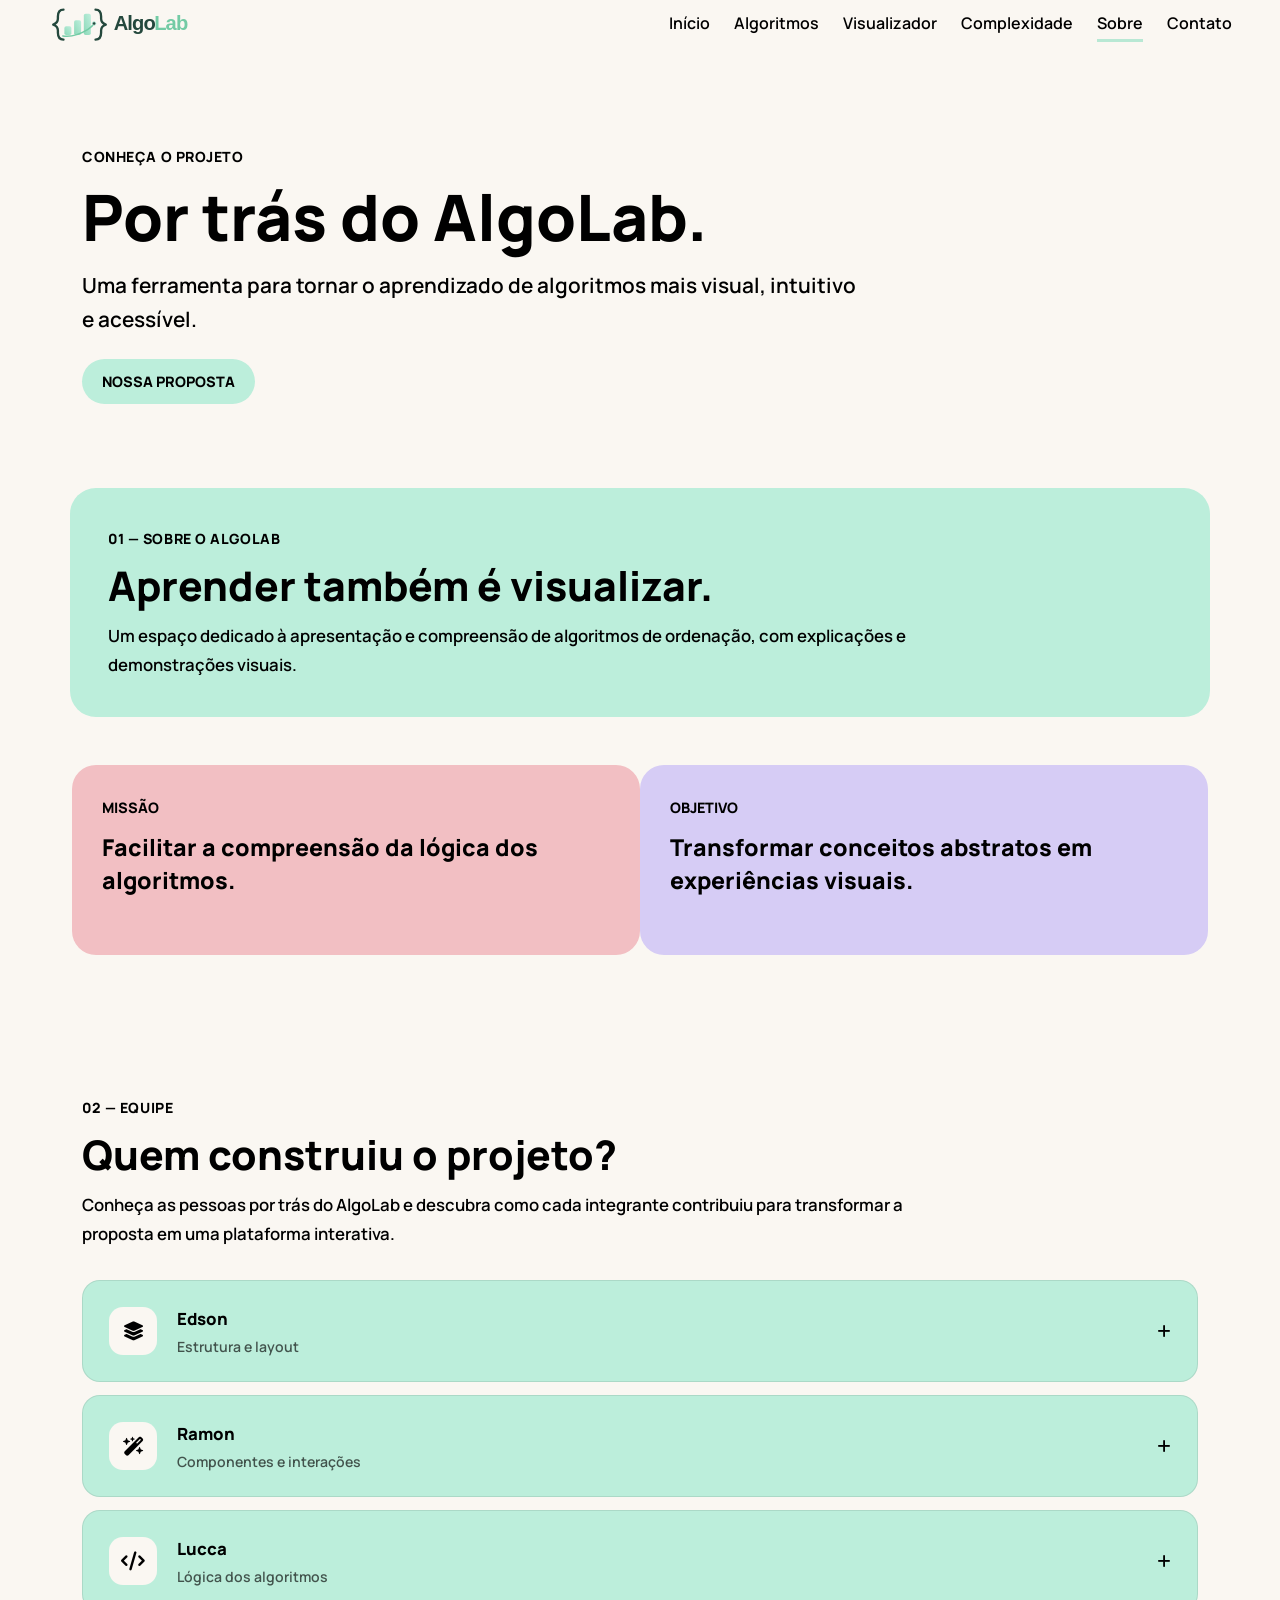
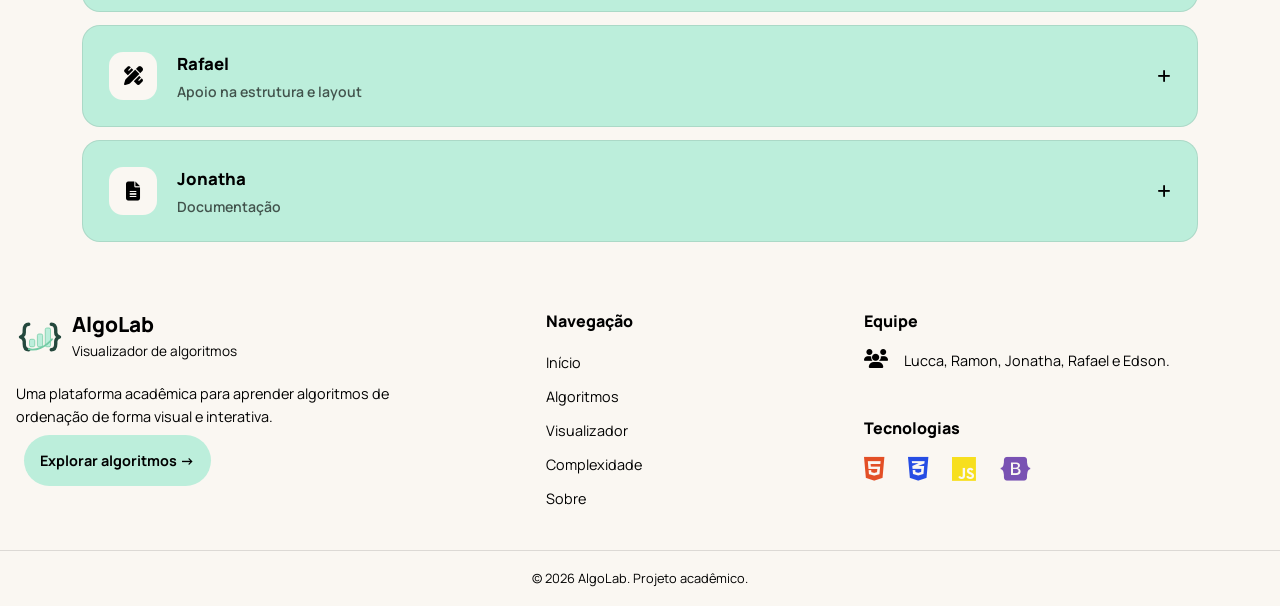
<file: sobre.html>
<!DOCTYPE html>
<html lang="pt-BR">

<head>
    <!-- Configurações básicas do documento -->
    <meta charset="UTF-8">
    <meta name="viewport" content="width=device-width, initial-scale=1.0">
    <meta name="description" content="Conheça o projeto AlgoLab, sua equipe, objetivos e tecnologias utilizadas.">

    <title>Sobre | AlgoLab</title>

    <!-- Bootstrap -->
    <link href="https://cdn.jsdelivr.net/npm/bootstrap@5.3.8/dist/css/bootstrap.min.css" rel="stylesheet">

    <!-- CSS próprio do projeto -->
    <link rel="stylesheet" href="src/css/base.css">
    <link rel="stylesheet" href="src/css/layout.css">
    <link rel="stylesheet" href="src/css/components.css">

    <!-- CSS específico da página -->
    <link rel="stylesheet" href="src/css/pages/sobre.css">

    <!-- Fonte textual -->
    <link rel="preconnect" href="https://fonts.googleapis.com" />
    <link rel="preconnect" href="https://fonts.gstatic.com" crossorigin />
    <link
      href="https://fonts.googleapis.com/css2?family=Manrope:wght@400;500;600;700;800&display=swap"
      rel="stylesheet"
    />

    <!-- FavIcons  -->
    <link
      rel="stylesheet"
      href="https://cdnjs.cloudflare.com/ajax/libs/font-awesome/6.7.2/css/all.min.css"
    />
</head>

<body>

    <!-- ==========================================
         CABEÇALHO E NAVEGAÇÃO PRINCIPAL
    =========================================== -->
    <header>
      <nav
        aria-label="Navegação principal"
        class="d-flex flex-wrap justify-content-between align-items-center px-3 px-lg-5 pb-2"
      >
        <!-- Logo do projeto -->
        <div>
          <img src="src/assets/images/algolab-logo.svg" alt="Logo AlgoLab" />
        </div>

        <!-- Links de navegação entre as páginas -->
        <ul class="d-flex flex-wrap align-items-center gap-3 gap-lg-4 list-unstyled mb-0">
          <li><a href="index.html">Início</a></li>
          <li><a href="algoritmos.html">Algoritmos</a></li>
          <li><a href="visualizador.html">Visualizador</a></li>
          <li><a href="complexidade.html">Complexidade</a></li>
          <li><a href="sobre.html" aria-current="page">Sobre</a></li>
          <li><a href="contato.html">Contato</a></li>
        </ul>
      </nav>
    </header>


    <!-- ==========================================
         CONTEÚDO PRINCIPAL
    =========================================== -->
    <main>

        <!-- ==========================================
             APRESENTAÇÃO DA PÁGINA
        =========================================== -->
        <section class="about-hero">

            <div class="container">

                <span>CONHEÇA O PROJETO</span>

                <h1>Por trás do AlgoLab.</h1>

                <p>
                    Uma ferramenta para tornar o aprendizado de algoritmos
                    mais visual, intuitivo e acessível.
                </p>

                <a href="#about-purpose">NOSSA PROPOSTA</a>

            </div>

        </section>


        <!-- ==========================================
             APRESENTAÇÃO DO PROJETO
        =========================================== -->
        <section class="about-project">

            <div class="container">

                <span>01 — SOBRE O ALGOLAB</span>

                <h2>Aprender também é visualizar.</h2>

                <p>
                    Um espaço dedicado à apresentação e compreensão de
                    algoritmos de ordenação, com explicações e demonstrações visuais.
                </p>

            </div>

        </section>


        <!-- ==========================================
             MISSÃO E OBJETIVO
        =========================================== -->
        <section class="about-purpose" id="about-purpose">

            <div class="container">

                <div class="row">

                    <!-- Missão do projeto -->
                    <article class="col-md-5">

                        <span>Missão</span>

                        <p>
                            Facilitar a compreensão da lógica dos algoritmos.
                        </p>

                    </article>

                    <!-- Espaçamento entre os cards -->
                    <div class="col-md-2">
                        <!-- Espaço reservado -->
                    </div>

                    <!-- Objetivo do projeto -->
                    <article class="col-md-5">

                        <span>Objetivo</span>

                        <p>
                            Transformar conceitos abstratos em experiências visuais.
                        </p>

                    </article>

                </div>

            </div>

        </section>


        
<!-- ==========================================
     EQUIPE DO PROJETO
=========================================== -->
<section class="about-team" id="equipe">

    <div class="container">

        <!-- CABEÇALHO -->
        <div class="team-heading">

            <span class="section-label">02 — EQUIPE</span>

            <h2>Quem construiu o projeto?</h2>

            <p>
                Conheça as pessoas por trás do AlgoLab e descubra
                como cada integrante contribuiu para transformar
                a proposta em uma plataforma interativa.
            </p>

        </div>

        <!-- INTEGRANTES -->
        <div class="team-list">

            <!-- EDSON -->
            <article class="team-card">

                <button class="team-card-toggle"
                        type="button"
                        aria-expanded="false">

                    <i class="fa-solid fa-layer-group team-member-icon"></i>

                    <span class="team-info">
                        <strong>Edson</strong>
                        <span>Estrutura e layout</span>
                    </span>

                    <i class="fa-solid fa-plus team-icon"></i>

                </button>

                <div class="team-details" hidden>

                    <span class="team-details-label">
                        RESPONSABILIDADES
                    </span>

                    <p>
                        Responsável pela organização da estrutura
                        do projeto e construção do layout das páginas,
                        contribuindo para a disposição dos elementos
                        e a identidade visual da plataforma.
                    </p>

                </div>

            </article>

            <!-- RAMON -->
            <article class="team-card">

                <button class="team-card-toggle"
                        type="button"
                        aria-expanded="false">

                    <i class="fa-solid fa-wand-magic-sparkles team-member-icon"></i>

                    <span class="team-info">
                        <strong>Ramon</strong>
                        <span>Componentes e interações</span>
                    </span>

                    <i class="fa-solid fa-plus team-icon"></i>

                </button>

                <div class="team-details" hidden>

                    <span class="team-details-label">
                        RESPONSABILIDADES
                    </span>

                    <p>
                        Responsável pelo desenvolvimento dos componentes
                        visuais, implementação das interações e integração
                        dos controles com os algoritmos, proporcionando
                        uma experiência dinâmica e interativa.
                    </p>

                </div>

            </article>

            <!-- LUCCA -->
            <article class="team-card">

                <button class="team-card-toggle"
                        type="button"
                        aria-expanded="false">

                    <i class="fa-solid fa-code team-member-icon"></i>

                    <span class="team-info">
                        <strong>Lucca</strong>
                        <span>Lógica dos algoritmos</span>
                    </span>

                    <i class="fa-solid fa-plus team-icon"></i>

                </button>

                <div class="team-details" hidden>

                    <span class="team-details-label">
                        RESPONSABILIDADES
                    </span>

                    <p>
                        Responsável pela implementação da lógica dos
                        algoritmos, desenvolvimento de suas operações
                        e garantia de seu funcionamento dentro
                        da plataforma.
                    </p>

                </div>

            </article>

            <!-- RAFAEL -->
            <article class="team-card">

                <button class="team-card-toggle"
                        type="button"
                        aria-expanded="false">

                    <i class="fa-solid fa-pen-ruler team-member-icon"></i>

                    <span class="team-info">
                        <strong>Rafael</strong>
                        <span>Apoio na estrutura e layout</span>
                    </span>

                    <i class="fa-solid fa-plus team-icon"></i>

                </button>

                <div class="team-details" hidden>

                    <span class="team-details-label">
                        RESPONSABILIDADES
                    </span>

                    <p>
                        Responsável por auxiliar na construção da
                        estrutura do projeto e na organização visual
                        das páginas, colaborando para a consistência
                        da interface.
                    </p>

                </div>

            </article>

            <!-- JONATHA -->
            <article class="team-card">

                <button class="team-card-toggle"
                        type="button"
                        aria-expanded="false">

                    <i class="fa-solid fa-file-lines team-member-icon"></i>

                    <span class="team-info">
                        <strong>Jonatha</strong>
                        <span>Documentação</span>
                    </span>

                    <i class="fa-solid fa-plus team-icon"></i>

                </button>

                <div class="team-details" hidden>

                    <span class="team-details-label">
                        RESPONSABILIDADES
                    </span>

                    <p>
                        Responsável pela elaboração e organização
                        da documentação do projeto, registrando
                        informações sobre seu desenvolvimento,
                        estrutura e funcionalidades.
                    </p>

                </div>

            </article>

        </div>

    </div>

</section>

<!-- 
        -==========================================
             TECNOLOGIAS UTILIZADAS
        =========================================== -
        <section class="about-technologies">

            <div class="container">

                <span>03 — TECNOLOGIAS</span>

                <h2>Ferramentas utilizadas.</h2>

                <- Ícones das tecnologias utilizadas no projeto -

            </div>

        </section>

    </main>

-->

    <!-- ==========================================
         RODAPÉ
    =========================================== -->
    <footer class="footer">
      <div class="row g-4 footer-content px-3">
        <!-- Coluna 1: Identidade do projeto -->
        <div class="col-12 col-md-5 footer-brand">
          <div class="d-flex align-items-center gap-2 footer-brand-header">
            <img
              src="src/assets/images/algolab-favicon.svg"
              alt="Ícone AlgoLab"
              class="footer-favicon"
            />

            <div>
              <h2>AlgoLab</h2>
              <p>Visualizador de algoritmos</p>
            </div>
          </div>

          <p class="footer-description">
            Uma plataforma acadêmica para aprender algoritmos de ordenação de
            forma visual e interativa.
          </p>

          <div class="p-2">
              <a href="algoritmos.html" class="footer-link btn-algolab rounded-5 p-3">
                Explorar algoritmos →
              </a>
          </div>
        </div>

        <!-- Coluna 2: Navegação -->
        <div class="col-12 col-md-3 footer-navigation">
          <h3>Navegação</h3>

          <nav aria-label="Navegação do rodapé">
            <ul class="list-unstyled mb-0">
              <li><a href="index.html">Início</a></li>
              <li><a href="algoritmos.html">Algoritmos</a></li>
              <li><a href="visualizador.html">Visualizador</a></li>
              <li><a href="complexidade.html">Complexidade</a></li>
              <li><a href="sobre.html">Sobre</a></li>
            </ul>
          </nav>
        </div>

        <!-- Coluna 3: Informações -->
        <div class="col-12 col-md-4 footer-information">
          <div class="footer-team mb-5">
            <h3>Equipe</h3>

            <div class="d-flex gap-3">
              <i class="fa-solid fa-users"></i>
              <p>Lucca, Ramon, Jonatha, Rafael e Edson.</p>
            </div>
          </div>

          <div class="footer-technologies">
            <h3>Tecnologias</h3>

            <div class="d-flex align-items-center gap-4">
              <i class="fa-brands fa-html5 html-icon" title="HTML5"></i>
              <i class="fa-brands fa-css3-alt css-icon" title="CSS3"></i>
              <i class="fa-brands fa-js javascript-icon" title="JavaScript"></i>
              <i class="fa-brands fa-bootstrap bootstrap-icon" title="Bootstrap"></i>
            </div>
          </div>
        </div>
      </div>

      <!-- Rodapé inferior -->
      <div class="footer-bottom">
        <p>&copy; 2026 AlgoLab. Projeto acadêmico.</p>
      </div>
    </footer>

    <script src="src/js/sobre.js"></script>

</body>
</html>
</file>
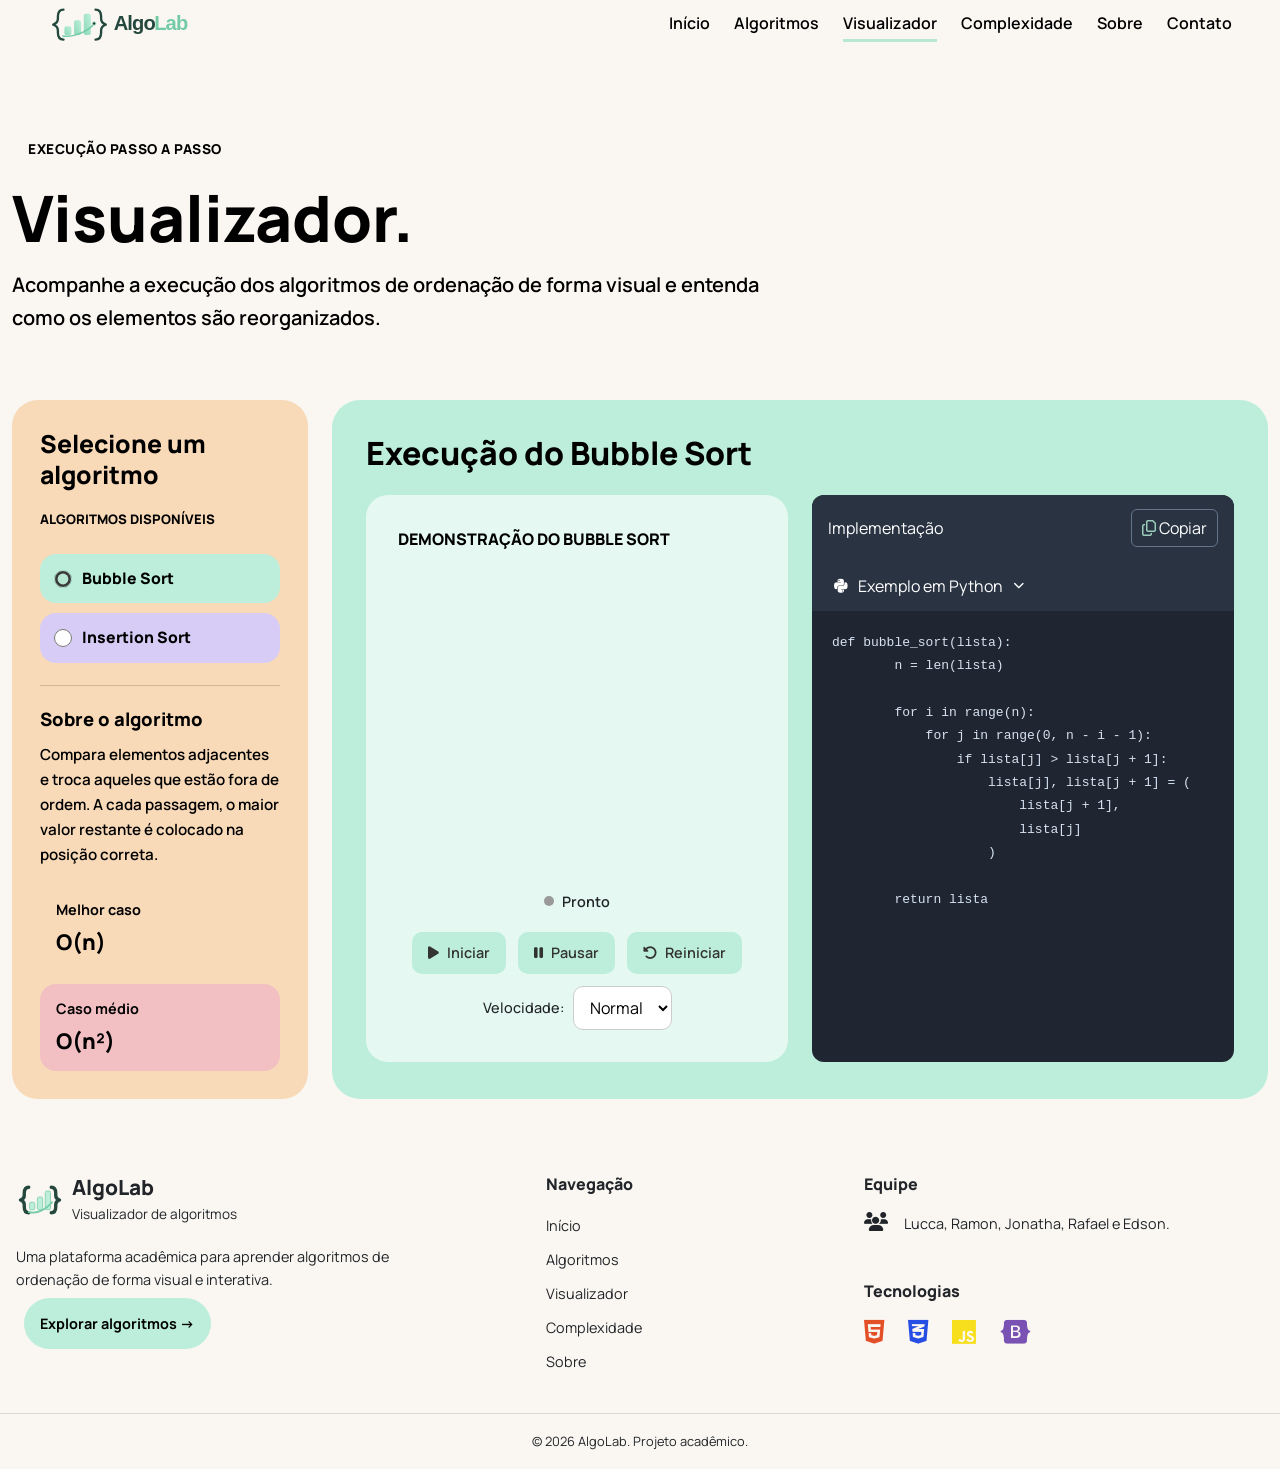
<file: visualizador.html>
<!doctype html>
<html lang="pt-BR">

<head>
    <!-- ==========================================
         CONFIGURAÇÕES DO DOCUMENTO
    =========================================== -->
    <meta charset="UTF-8">
    <meta name="viewport" content="width=device-width, initial-scale=1.0">

    <title>AlgoLab | Visualizador</title>

    <!-- Favicon -->
    <link
        rel="icon"
        type="image/svg+xml"
        href="src/assets/images/algolab-favicon.svg"
    >

    <!-- Bootstrap CSS -->
    <link
        href="https://cdn.jsdelivr.net/npm/bootstrap@5.3.8/dist/css/bootstrap.min.css"
        rel="stylesheet"
    >

    <!-- CSS próprio do projeto -->
    <link rel="stylesheet" href="src/css/base.css">
    <link rel="stylesheet" href="src/css/layout.css">
    <link rel="stylesheet" href="src/css/components.css">

    <!-- CSS específico da página -->
    <link rel="stylesheet" href="src/css/pages/visualizador.css">

    <!-- Fonte textual -->
    <link rel="preconnect" href="https://fonts.googleapis.com" />
    <link rel="preconnect" href="https://fonts.gstatic.com" crossorigin />
    <link
      href="https://fonts.googleapis.com/css2?family=Manrope:wght@400;500;600;700;800&display=swap"
      rel="stylesheet"
    />

    <!-- FavIcons  -->
    <link
      rel="stylesheet"
      href="https://cdnjs.cloudflare.com/ajax/libs/font-awesome/6.7.2/css/all.min.css"
    />
</head>

<body>

    <!-- ==========================================
         CABEÇALHO E NAVEGAÇÃO PRINCIPAL
    =========================================== -->
    <header>
      <nav
        aria-label="Navegação principal"
        class="d-flex flex-wrap justify-content-between align-items-center px-3 px-lg-5 pb-2"
      >
        <!-- Logo do projeto -->
        <div>
          <img src="src/assets/images/algolab-logo.svg" alt="Logo AlgoLab" />
        </div>

        <!-- Links de navegação entre as páginas -->
        <ul class="d-flex flex-wrap align-items-center gap-3 gap-lg-4 list-unstyled mb-0">
          <li><a href="index.html">Início</a></li>
          <li><a href="algoritmos.html">Algoritmos</a></li>
          <li><a href="visualizador.html" aria-current="page">Visualizador</a></li>
          <li><a href="complexidade.html">Complexidade</a></li>
          <li><a href="sobre.html">Sobre</a></li>
          <li><a href="contato.html">Contato</a></li>
        </ul>
      </nav>
    </header>


    <!-- ==========================================
         CONTEÚDO PRINCIPAL
    =========================================== -->
    <main>

        <!-- ==========================================
             APRESENTAÇÃO DO VISUALIZADOR
        =========================================== -->
        <section class="visualizer-hero">
            <div class="container">

                <!-- Identificação da seção -->
                <span>EXECUÇÃO PASSO A PASSO</span>

                <h1>Visualizador.</h1>

                <p>
                    Acompanhe a execução dos algoritmos de ordenação
                    de forma visual e entenda como os elementos são
                    reorganizados.
                </p>

            </div>
        </section>


        <!-- ==========================================
             ÁREA PRINCIPAL DO VISUALIZADOR
        =========================================== -->
        <section class="visualizer-content">
            <div class="container">
                <div class="row">

                    <!-- ==========================================
                         COLUNA LATERAL: SELEÇÃO E INFORMAÇÕES
                    =========================================== -->
                    <aside class="col-12 col-md-3">

                        <div class="visualizer-sidebar">

                            <h2>Selecione um algoritmo</h2>

                            <!-- Opções de seleção dos algoritmos -->
                            <fieldset class="algorithm-selection">

                                <legend>Algoritmos disponíveis</legend>

                                <!-- Opção Bubble Sort -->
                                <div class="algorithm-option bubble-option">
                                    <input
                                        type="radio"
                                        id="bubble"
                                        name="algoritmo"
                                        value="bubble"
                                        checked
                                    >

                                    <label for="bubble">
                                        Bubble Sort
                                    </label>
                                </div>

                                <!-- Opção Insertion Sort -->
                                <div class="algorithm-option insertion-option">
                                    <input
                                        type="radio"
                                        id="insertion"
                                        name="algoritmo"
                                        value="insertion"
                                    >

                                    <label for="insertion">
                                        Insertion Sort
                                    </label>
                                </div>

                            </fieldset>


                            <!-- ==========================================
                                 INFORMAÇÕES DO BUBBLE SORT
                            =========================================== -->
                            <div id="bubble-info">

                                <h3>Sobre o algoritmo</h3>

                                <p>
                                    Compara elementos adjacentes e troca
                                    aqueles que estão fora de ordem.
                                    A cada passagem, o maior valor restante
                                    é colocado na posição correta.
                                </p>

                                <!-- Complexidade do Bubble Sort -->
                                <div class="algorithm-complexity">

                                    <div class="complexity-item best-case">
                                        <p>Melhor caso</p>
                                        <span>O(n)</span>
                                    </div>

                                    <div class="complexity-item average-case">
                                        <p>Caso médio</p>
                                        <span>O(n²)</span>
                                    </div>

                                </div>

                            </div>


                            <!-- ==========================================
                                 INFORMAÇÕES DO INSERTION SORT
                            =========================================== -->
                            <div id="insertion-info" hidden>

                                <h3>Sobre o algoritmo</h3>

                                <p>
                                    Organiza os elementos gradualmente,
                                    inserindo cada valor na posição correta
                                    em relação aos elementos anteriores.
                                </p>

                                <!-- Complexidade do Insertion Sort -->
                                <div class="algorithm-complexity">

                                    <div class="complexity-item best-case">
                                        <p>Melhor caso</p>
                                        <span>O(n)</span>
                                    </div>

                                    <div class="complexity-item average-case">
                                        <p>Caso médio</p>
                                        <span>O(n²)</span>
                                    </div>

                                </div>

                            </div>

                        </div>
                    </aside>


                    <!-- ==========================================
                         COLUNA DE VISUALIZAÇÃO DOS ALGORITMOS
                    =========================================== -->
                    <div class="col-12 col-md-9">

                        <!-- ==========================================
                             VISUALIZAÇÃO DO BUBBLE SORT
                        =========================================== -->
                        
                    <div id="bubble-display" class="algorithm-display bubble-display">

                        <h2>Execução do Bubble Sort</h2>

                        <div class="row g-4">

                            <!-- COLUNA DA EXECUÇÃO -->
                            <div class="col-12 col-lg-6">

                                <div class="algorithm-demonstration">

                                    <span>Demonstração do Bubble Sort</span>

                                    <div class="algorithm-animation">
                                        <video
                                            id="bubble-video"
                                            src="src/assets/images/Sorting_bubblesort_anim.mp4"
                                            aria-label="Demonstração do Bubble Sort"
                                            preload="metadata"
                                            playsinline
                                        ></video>
                                    </div>

                                    <div class="video-status">
                                        <span class="status-indicator" id="bubble-status-indicator"></span>
                                        <span id="bubble-status-text">Pronto</span>
                                    </div>

                                    <div class="animation-controls">

                                        <button type="button" id="bubble-play-button">
                                            <i class="fa-solid fa-play"></i>
                                            Iniciar
                                        </button>

                                        <button type="button" id="bubble-pause-button">
                                            <i class="fa-solid fa-pause"></i>
                                            Pausar
                                        </button>

                                        <button type="button" id="bubble-restart-button">
                                            <i class="fa-solid fa-rotate-left"></i>
                                            Reiniciar
                                        </button>

                                        <div class="speed-control">
                                            <label for="bubble-animation-speed">Velocidade:</label>

                                            <select id="bubble-animation-speed">
                                                <option value="1">Normal</option>
                                                <option value="0.5">Lenta</option>
                                                <option value="2">Rápida</option>
                                            </select>
                                        </div>

                                    </div>

                                </div>

                            </div>

                            <!-- COLUNA DA IMPLEMENTAÇÃO -->
                             
                            <div class="col-12 col-lg-6">

                                <div class="algorithm-code">

                                    <div class="code-header">
                                        <span>Implementação</span>

                                        <button type="button" id="bubble-copy-code">
                                            <i class="fa-regular fa-copy"></i>
                                            Copiar
                                        </button>
                                    </div>

                                    <!-- SELETOR DE LINGUAGENS -->
                                    <div class="code-language-selector">

                                        <button type="button"
                                            class="language-select-button"
                                            id="bubble-language-toggle"
                                            aria-expanded="false">

                                            <i class="fa-brands fa-python"></i>

                                            <span id="bubble-language-name">
                                                Exemplo em Python
                                            </span>

                                            <i class="fa-solid fa-chevron-down"></i>

                                        </button>

                                        <div class="language-options"
                                            id="bubble-language-options"
                                            hidden>

                                            <button type="button" data-language="python">
                                                <i class="fa-brands fa-python"></i>
                                                Exemplo em Python
                                            </button>

                                            <button type="button" data-language="c">
                                                <i class="fa-solid fa-code"></i>
                                                Exemplo em C
                                            </button>

                                            <button type="button" data-language="javascript">
                                                <i class="fa-brands fa-js"></i>
                                                Exemplo em JavaScript
                                            </button>

                                            <button type="button" data-language="java">
                                                <i class="fa-brands fa-java"></i>
                                                Exemplo em Java
                                            </button>

                                        </div>

                                    </div>

                                    <!-- CÓDIGO EXIBIDO -->
                                    <pre><code id="bubble-python-code" class="language-python">def bubble_sort(lista):
        n = len(lista)

        for i in range(n):
            for j in range(0, n - i - 1):
                if lista[j] > lista[j + 1]:
                    lista[j], lista[j + 1] = (
                        lista[j + 1],
                        lista[j]
                    )

        return lista</code></pre>

                                </div>
                            </div>
                        </div>

                    </div>



                        <!-- ==========================================
                             VISUALIZAÇÃO DO INSERTION SORT
                        =========================================== -->
                        <div id="insertion-display" class="algorithm-display insertion-display">

                            <h2>Execução do Insertion Sort</h2>

                            <div class="row g-4">

                                <!-- COLUNA DA EXECUÇÃO -->
                                <div class="col-12 col-lg-6">

                                    <div class="algorithm-demonstration">

                                        <span>Demonstração do Insertion Sort</span>

                                        <div class="algorithm-animation">
                                            <video
                                                id="insertion-video"
                                                src="src/assets/images/Sorting_insertion_sort_anim.mp4"
                                                aria-label="Demonstração do Insertion Sort"
                                                preload="metadata"
                                                playsinline
                                            ></video>
                                        </div>

                                        <div class="video-status">
                                            <span
                                                class="status-indicator"
                                                id="insertion-status-indicator">
                                            </span>

                                            <span id="insertion-status-text">Pronto</span>
                                        </div>

                                        <div class="animation-controls">

                                            <button type="button" id="insertion-play-button">
                                                <i class="fa-solid fa-play"></i>
                                                Iniciar
                                            </button>

                                            <button type="button" id="insertion-pause-button">
                                                <i class="fa-solid fa-pause"></i>
                                                Pausar
                                            </button>

                                            <button type="button" id="insertion-restart-button">
                                                <i class="fa-solid fa-rotate-left"></i>
                                                Reiniciar
                                            </button>

                                            <div class="speed-control">
                                                <label for="insertion-animation-speed">
                                                    Velocidade:
                                                </label>

                                                <select id="insertion-animation-speed">
                                                    <option value="1">Normal</option>
                                                    <option value="0.5">Lenta</option>
                                                    <option value="2">Rápida</option>
                                                </select>
                                            </div>

                                        </div>

                                    </div>

                                </div>

                                <!-- COLUNA DA IMPLEMENTAÇÃO -->
                                <div class="col-12 col-lg-6">

                                    <div class="algorithm-code">

                                        <div class="code-header">
                                            <span>Implementação</span>

                                            <button type="button" id="insertion-copy-code">
                                                <i class="fa-regular fa-copy"></i>
                                                Copiar
                                            </button>
                                        </div>

                                        <!-- SELETOR DE LINGUAGENS -->
                                        <div class="code-language-selector">

                                            <button
                                                type="button"
                                                class="language-select-button"
                                                id="insertion-language-toggle"
                                                aria-expanded="false">

                                                <i class="fa-brands fa-python"></i>

                                                <span id="insertion-language-name">
                                                    Exemplo em Python
                                                </span>

                                                <i class="fa-solid fa-chevron-down"></i>

                                            </button>

                                            <div
                                                class="language-options"
                                                id="insertion-language-options"
                                                hidden>

                                                <button type="button" data-language="python">
                                                    <i class="fa-brands fa-python"></i>
                                                    Exemplo em Python
                                                </button>

                                                <button type="button" data-language="c">
                                                    <i class="fa-solid fa-code"></i>
                                                    Exemplo em C
                                                </button>

                                                <button type="button" data-language="javascript">
                                                    <i class="fa-brands fa-js"></i>
                                                    Exemplo em JavaScript
                                                </button>

                                                <button type="button" data-language="java">
                                                    <i class="fa-brands fa-java"></i>
                                                    Exemplo em Java
                                                </button>

                                            </div>

                                        </div>

                                        <!-- CÓDIGO EXIBIDO -->
                                        <pre><code
                                            id="insertion-python-code"
                                            class="language-python">def insertion_sort(lista):
        for i in range(1, len(lista)):
        chave = lista[i]
        j = i - 1

        while j >= 0 and lista[j] > chave:
            lista[j + 1] = lista[j]
            j -= 1

        lista[j + 1] = chave

    return lista</code></pre>

                                    </div>

                                </div>

                            </div>

                        </div>

                    </div>

                </div>
            </div>
        </section>

    </main>


    <!-- ==========================================
         RODAPÉ
    =========================================== -->
    <footer class="footer">
      <div class="row g-4 footer-content px-3">
        <!-- Coluna 1: Identidade do projeto -->
        <div class="col-12 col-md-5 footer-brand">
          <div class="d-flex align-items-center gap-2 footer-brand-header">
            <img
              src="src/assets/images/algolab-favicon.svg"
              alt="Ícone AlgoLab"
              class="footer-favicon"
            />

            <div>
              <h2>AlgoLab</h2>
              <p>Visualizador de algoritmos</p>
            </div>
          </div>

          <p class="footer-description">
            Uma plataforma acadêmica para aprender algoritmos de ordenação de
            forma visual e interativa.
          </p>

          <div class="p-2">
              <a href="algoritmos.html" class="footer-link btn-algolab rounded-5 p-3">
                Explorar algoritmos →
              </a>
          </div>
        </div>

        <!-- Coluna 2: Navegação -->
        <div class="col-12 col-md-3 footer-navigation">
          <h3>Navegação</h3>

          <nav aria-label="Navegação do rodapé">
            <ul class="list-unstyled mb-0">
              <li><a href="index.html">Início</a></li>
              <li><a href="algoritmos.html">Algoritmos</a></li>
              <li><a href="visualizador.html">Visualizador</a></li>
              <li><a href="complexidade.html">Complexidade</a></li>
              <li><a href="sobre.html">Sobre</a></li>
            </ul>
          </nav>
        </div>

        <!-- Coluna 3: Informações -->
        <div class="col-12 col-md-4 footer-information">
          <div class="footer-team mb-5">
            <h3>Equipe</h3>

            <div class="d-flex gap-3">
              <i class="fa-solid fa-users"></i>
              <p>Lucca, Ramon, Jonatha, Rafael e Edson.</p>
            </div>
          </div>

          <div class="footer-technologies">
            <h3>Tecnologias</h3>

            <div class="d-flex align-items-center gap-4">
              <i class="fa-brands fa-html5 html-icon" title="HTML5"></i>
              <i class="fa-brands fa-css3-alt css-icon" title="CSS3"></i>
              <i class="fa-brands fa-js javascript-icon" title="JavaScript"></i>
              <i class="fa-brands fa-bootstrap bootstrap-icon" title="Bootstrap"></i>
            </div>
          </div>
        </div>
      </div>

      <!-- Rodapé inferior -->
      <div class="footer-bottom">
        <p>&copy; 2026 AlgoLab. Projeto acadêmico.</p>
      </div>
    </footer>

    <!-- ==========================================
         SCRIPTS
    =========================================== -->

    <!-- Bootstrap JavaScript -->
    <script src="https://cdn.jsdelivr.net/npm/bootstrap@5.3.8/dist/js/bootstrap.bundle.min.js"></script>

    <!-- Seleção do algoritmo e atualização da demonstração -->
    <script src="src/js/visualizer.js" defer></script>

</body>
</html>
</file>
<file: src/css/base.css>
/* ==========================================
   1. VARIÁVEIS GLOBAIS
========================================== */

:root {
    /* Paleta oficial AlgoLab */
    --color-cream: #FAF7F2;
    --color-mint: #BCEEDB;
    --color-pink: #F2BFC3;
    --color-peach: #F8D9B8;
    --color-lilac: #D6CCF5;
    --color-green: #B8E8D4;

    /* Tipografia */
    --font-primary: 'Manrope', sans-serif;

     /* Espaçamento */
    --page-padding: clamp(24px, 5vw, 80px);
}


/* ==========================================
   2. CONFIGURAÇÕES GLOBAIS
========================================== */

html {
    scroll-behavior: smooth;
}

body {
    font-family: var(--font-primary);
    background-color: var(--color-cream);

}
</file>
<file: src/css/layout.css>
/* ==========================================
   1. HEADER
========================================== */

header {
    position: sticky;
    top: 0;
    z-index: 1000;
    width: 100%;
    background-color: var(--color-cream);
}

header img {
    width: 180px;
    height: auto;
}

header a {
    position: relative;
    color: black;
    font-weight: 600;
    text-decoration: none;
    transition: color 0.2s ease;
}

/* Barrinha */

header a::after {
    content: "";
    position: absolute;
    left: 0;
    bottom: -8px;
    width: 100%;
    height: 3px;
    background-color: var(--color-green);
    transform: scaleX(0);
    transition: transform 0.2s ease;
}

/* Hover */

header a:hover {
    color: var(--color-green);
}

header a:hover::after {
    transform: scaleX(1);
}

/* Página atual */

header a[aria-current="page"]::after {
    transform: scaleX(1);
}

/* Esconde a barrinha da página atual durante a navegação */

header ul:hover a[aria-current="page"]::after {
    transform: scaleX(0);
}


/* ==========================================
   2. FOOTER
========================================== */

.footer {
    background-color: var(--color-cream);
}

/* CONTEÚDO PRINCIPAL */

.footer-content {
    padding-bottom: 40px;
}

/* IDENTIDADE DO PROJETO */

.footer-favicon {
    width: 48px;
    height: 48px;
}

.footer-brand h2 {
    font-size: 1.3rem;
    font-weight: 800;
    margin-bottom: 4px;
}

.footer-brand-header p {
    font-size: 0.85rem;
    margin-bottom: 0;
}

.footer-description {
    max-width: 380px;
    font-size: 0.9rem;
    line-height: 1.6;
    margin: 20px 0 12px;
}

.footer-link {
    color: black;
    font-size: 0.9rem;
    font-weight: 700;
    text-decoration: none;
    transition: color 0.2s ease;
}

/* NAVEGAÇÃO E INFORMAÇÕES */

.footer h3 {
    font-size: 1rem;
    font-weight: 800;
    margin-bottom: 18px;
}

.footer-navigation ul {
    display: flex;
    flex-direction: column;
    gap: 10px;
}

.footer-navigation a {
    color: inherit;
    font-size: 0.9rem;
    text-decoration: none;
    transition: color 0.2s ease;
}

.footer-navigation a:hover {
    color: var(--color-green);
}

/* EQUIPE */

.footer-team {
    margin-bottom: 28px;
}

.footer-team i {
    font-size: 1.2rem;
}

.footer-team p {
    font-size: 0.9rem;
    margin-bottom: 0;
}

/* TECNOLOGIAS */

.footer-technologies i {
    font-size: 1.7rem;
}

/* COPYRIGHT */

.footer-bottom {
    border-top: 1px solid rgba(0, 0, 0, 0.12);
    padding: 18px 0;
    text-align: center;
}

.footer-bottom p {
    font-size: 0.8rem;
    margin: 0;
}

/* ÍCONES DAS TECNOLOGIAS */

.html-icon {
    color: #E34F26;
}

.css-icon {
    color: #264DE4;
}

.javascript-icon {
    color: #F7DF1E;
}

.bootstrap-icon {
    color: #7952B3;
}


/* ==========================================
   3. RESPONSIVIDADE
========================================== */

/* TABLETS E CELULARES */

@media (max-width: 767.98px) {

    /* HEADER */

    header img {
        width: 150px;
    }

    /* FOOTER */

    .footer-content {
        padding-bottom: 30px;
    }

    .footer-brand {
        margin-bottom: 10px;
    }

    .footer-logo {
        width: 42px;
        height: 42px;
    }

    .footer-information {
        margin-top: 10px;
    }

    .footer-team {
        margin-bottom: 24px;
    }
}

/* CELULARES PEQUENOS */

@media (max-width: 575.98px) {

    .footer-favicon {
        width: 40px;
        height: 40px;
    }

    .footer-tech-icons {
        gap: 20px !important;
    }

    .footer-bottom {
        padding: 16px 0;
    }
}

/* ==========================================
   CONTAINER GLOBAL
========================================== */

.page-container {
    padding-inline: var(--page-padding);
}
</file>
<file: src/css/components.css>
/* Botão padrão */
.btn-algolab {
    background-color: var(--color-mint);
    border-radius: 50px;
    padding: 0.5rem;
}

.btn-algolab:hover {
    background-color: var(--color-pink);
}

/* FEEDBACK VISUAL DOS CARDS */

.algorithm-card-bubble,
.algorithm-card-insertion {
    transition:
        transform 0.25s ease,
        box-shadow 0.25s ease;
}

.algorithm-card-bubble:hover,
.algorithm-card-insertion:hover {
    transform: translateY(-4px);
    box-shadow: 0 8px 18px rgba(0, 0, 0, 0.08);
}
</file>
<file: src/css/pages/index.css>
/* ==========================================
   1. HERO — APRESENTAÇÃO INICIAL
========================================== */

.hero-section {
    padding-block: clamp(48px, 7vw, 88px);
    background-color: var(--color-cream);
}

.hero-section .page-container {
    max-width: 1140px;
}

.hero-content > span {
    display: inline-block;
    margin-bottom: 14px;
    color: black;
    font-size: 0.88rem;
    font-weight: 800;
    letter-spacing: 0.04em;
}

.hero-content h1 {
    max-width: 850px;
    margin: 0 0 16px;
    color: black;
    font-size: clamp(2.5rem, 5vw, 4rem);
    font-weight: 800;
    line-height: 1.1;
}

.hero-content > p {
    max-width: 820px;
    margin: 0;
    color: black;
    font-size: clamp(1.05rem, 1.8vw, 1.25rem);
    font-weight: 600;
    line-height: 1.65;
}

/* Link de exploração */

.hero-link {
    display: inline-block;
    color: black;
    font-size: 0.95rem;
    font-weight: 700;
    text-decoration: none;
    transition: background-color 0.3s ease,
                transform 0.3s ease;
}

.hero-link:hover {
    color: black;
    transform: translateY(-3px);
}


/* ==========================================
   2. ALGORITMOS EM DESTAQUE
========================================== */

.algorithms-section {
    padding-block: clamp(35px, 5vw, 65px);
    background-color: var(--color-cream);
}

.algorithms-section .page-container {
    max-width: 1140px;
}

.algorithms-content h2 {
    margin: 0 0 20px;
    color: black;
    font-size: clamp(1.8rem, 3.5vw, 2.55rem);
    font-weight: 800;
    line-height: 1.15;
}

/* Estrutura dos cards */

.algorithms-content > .d-flex {
    gap: 18px !important;
}

.algorithm-card-bubble,
.algorithm-card-insertion {
    min-height: 145px;
    padding: clamp(22px, 3vw, 32px) !important;
    border-radius: 22px !important;
    transition: transform 0.3s ease,
                box-shadow 0.3s ease;
}

/* Bubble Sort */

.algorithm-card-bubble {
    background-color: var(--color-pink);
}

/* Insertion Sort */

.algorithm-card-insertion {
    background-color: var(--color-lilac);
}

/* Informações dos cards */

.algorithm-card-bubble span,
.algorithm-card-insertion span {
    display: inline-block;
    margin-bottom: 8px;
    color: black;
    font-size: 0.88rem;
    font-weight: 700;
}

.algorithm-card-bubble h3,
.algorithm-card-insertion h3 {
    margin: 0 0 10px;
    color: black;
    font-size: clamp(1.5rem, 2.6vw, 2rem);
    font-weight: 800;
}

.algorithm-card-bubble p,
.algorithm-card-insertion p {
    margin: 0;
    color: black;
    font-size: 1rem;
    font-weight: 600;
    line-height: 1.65;
}

/* Efeitos de interação */

.algorithm-card-bubble:hover,
.algorithm-card-insertion:hover {
    transform: translateY(-5px);
    box-shadow: 0 8px 20px rgba(0, 0, 0, 0.10);
}


/* ==========================================
   3. APRESENTAÇÃO DA PLATAFORMA
========================================== */

.about-section {
    padding-block: 20px clamp(42px, 6vw, 76px);
    background-color: var(--color-cream);
}

.about-section .page-container {
    max-width: 1140px;
}

/* Card explicativo */

.about-card {
    padding: clamp(24px, 4vw, 38px) !important;
    border-radius: 22px !important;
    background-color: var(--color-peach);
}

.about-card h2 {
    margin: 0 0 12px;
    color: black;
    font-size: clamp(2rem, 3.5vw, 2.8rem);
    font-weight: 800;
    line-height: 1.15;
}

.about-card p {
    max-width: 800px;
    margin: 0;
    color: black;
    font-size: 1.05rem;
    font-weight: 600;
    line-height: 1.65;
}


/* ==========================================
   4. ACESSIBILIDADE
========================================== */

.hero-link:focus-visible {
    outline: 3px solid black;
    outline-offset: 4px;
}

.algorithm-card-bubble:focus-within,
.algorithm-card-insertion:focus-within {
    outline: 3px solid black;
    outline-offset: 4px;
}


/* ==========================================
   5. RESPONSIVIDADE
========================================== */

@media (max-width: 767.98px) {

    .hero-section,
    .algorithms-section {
        padding-block: 42px;
    }

    .about-section {
        padding-block: 20px 42px;
    }

    .hero-content h1 {
        font-size: clamp(2.3rem, 7vw, 3rem);
    }

    /* Cards empilhados em telas menores */

    .algorithms-content > .d-flex {
        flex-direction: column;
        gap: 16px !important;
    }

    .algorithm-card-bubble,
    .algorithm-card-insertion {
        width: 100%;
        min-height: 130px;
    }

}

@media (max-width: 575.98px) {

    .hero-content h1 {
        font-size: 2.45rem;
    }

    .hero-content > p,
    .about-card p {
        font-size: 0.98rem;
    }

    .algorithms-content h2 {
        font-size: 1.8rem;
    }

    .algorithm-card-bubble,
    .algorithm-card-insertion {
        padding: 22px !important;
        border-radius: 18px !important;
    }

    .about-card {
        padding: 24px !important;
        border-radius: 18px !important;
    }

    .about-card h2 {
        font-size: 2rem;
    }

}

/* Respeita usuários que preferem menos animações */

@media (prefers-reduced-motion: reduce) {

    .hero-link,
    .algorithm-card-bubble,
    .algorithm-card-insertion {
        transition: none;
    }

    .hero-link:hover,
    .algorithm-card-bubble:hover,
    .algorithm-card-insertion:hover {
        transform: none;
    }

}

/* ==========================================
   INTERAÇÃO DOS CARDS DE ALGORITMOS
========================================== */

.algorithm-card-bubble,
.algorithm-card-insertion {
    display: block;
    color: inherit;
    text-decoration: none;
    cursor: pointer;
    transition: transform 0.2s ease,
                box-shadow 0.2s ease;
}

/* Efeito ao passar o mouse */

.algorithm-card-bubble:hover,
.algorithm-card-insertion:hover {
    transform: translateY(-5px);
}

/* Acessibilidade pelo teclado */

.algorithm-card-bubble:focus-visible,
.algorithm-card-insertion:focus-visible {
    outline: 3px solid var(--color-green);
    outline-offset: 4px;
}

/* ==========================================
   LISTA EXPANSÍVEL — COMO FUNCIONA
========================================== */

.how-it-works-list {
    display: flex;
    flex-direction: column;
    gap: 10px;
    margin-top: 24px;
}

.how-it-works-item {
    background-color: var(--color-cream);
    border-radius: 12px;
    padding: 14px 18px;
    transition: background-color 0.2s ease;
}

.how-it-works-item summary {
    cursor: pointer;
    font-weight: 700;
    list-style: none;
    display: flex;
    justify-content: space-between;
    align-items: center;
}

.how-it-works-item summary::-webkit-details-marker {
    display: none;
}

.how-it-works-item summary::after {
    content: "+";
    font-size: 1.3rem;
    color: var(--color-green);
}

.how-it-works-item[open] summary::after {
    content: "−";
}

.how-it-works-item p {
    margin: 12px 0 0;
    font-size: 0.9rem;
    line-height: 1.6;
}

.how-it-works-item:hover {
    background-color: var(--color-mint);
}

.how-it-works-item summary:focus-visible {
    outline: 2px solid var(--color-green);
    outline-offset: 4px;
}

/* ==========================================
   3.3. RECURSOS DA PLATAFORMA
========================================== */

.platform-features {
    padding: 70px 0;
    background-color: var(--color-cream);
}

.features-content {
    max-width: 1100px;
    margin: 0 auto;
}

.section-label {
    font-size: 0.75rem;
    font-weight: 800;
    letter-spacing: 1px;
}

.features-content h2 {
    font-size: clamp(1.8rem, 4vw, 2.5rem);
    font-weight: 800;
    margin: 12px 0;
}

.features-description {
    max-width: 600px;
    margin-bottom: 28px;
}

.feature-card {
    display: flex;
    flex-direction: column;
    height: 100%;
    min-height: 230px;
    padding: 24px;
    border-radius: 20px;
    color: #171717;
    text-decoration: none;
    transition: transform 0.2s ease,
                box-shadow 0.2s ease;
}

.feature-card-algorithms {
    background-color: var(--color-pink);
}

.feature-card-visualizer {
    background-color: var(--color-mint);
}

.feature-card-complexity {
    background-color: var(--color-lilac);
}

.feature-card > i {
    font-size: 1.8rem;
    margin-bottom: 20px;
}

.feature-card h3 {
    font-size: 1.2rem;
    font-weight: 800;
}

.feature-card p {
    font-size: 0.9rem;
    line-height: 1.6;
}

.feature-card span {
    margin-top: auto;
    padding-top: 12px;
    font-size: 0.85rem;
    font-weight: 800;
}

.feature-card:hover {
    transform: translateY(-5px);
    box-shadow: 0 8px 20px rgba(0, 0, 0, 0.08);
}

.feature-card:focus-visible {
    outline: 3px solid var(--color-green);
    outline-offset: 4px;
}


/* ==========================================
   3.4. CHAMADA PARA O VISUALIZADOR
========================================== */

.visualizer-cta {
    padding: 55px 0;
    background-color: var(--color-cream);
}

.cta-content {
    max-width: 1100px;
    margin: 0 auto;
    padding: 40px;
    border-radius: 24px;
    background-color: var(--color-mint);

    display: flex;
    align-items: center;
    justify-content: space-between;
    gap: 30px;
}

.cta-text {
    max-width: 650px;
}

.cta-text > span {
    font-size: 0.75rem;
    font-weight: 800;
    letter-spacing: 1px;
}

.cta-text h2 {
    font-size: clamp(1.8rem, 4vw, 2.7rem);
    font-weight: 800;
    margin: 14px 0;
}

.cta-text p {
    line-height: 1.7;
    margin-bottom: 24px;
}

.cta-icon {
    width: 120px;
    height: 120px;
    flex-shrink: 0;
    border-radius: 50%;
    background-color: rgba(255, 255, 255, 0.55);

    display: flex;
    align-items: center;
    justify-content: center;
}

.cta-icon i {
    font-size: 2.8rem;
    color: var(--color-green);
}


/* ==========================================
   RESPONSIVIDADE
========================================== */

@media (max-width: 767.98px) {

    .platform-features {
        padding: 45px 0;
    }

    .visualizer-cta {
        padding: 30px 0;
    }

    .cta-content {
        padding: 28px;
    }

    .cta-icon {
        display: none;
    }
}
</file>
<file: src/css/pages/algoritmos.css>
/* Página de algoritmos */
.algorithms-hero h1 {
    color: #40352f; font-size: clamp(2.7rem, 5vw, 4.5rem);
    font-weight: 800; }
.algorithms-hero p {
    color: #71665e; font-size: 1.15rem;
    font-weight: 600; line-height: 1.7; }
.algorithms-hero span, .algorithms-comparison span {
    color: #82766c; font-size: 0.9rem;
    font-weight: 800; letter-spacing: 0.08em; }
.algorithms-hero-illustration {
    position: relative; min-height: 300px;
    border-radius: 36px; background-color: #eee8dc;
    overflow: hidden; }
.algorithms-hero-illustration::before {
    content: ""; position: absolute;
    left: 50%; bottom: 43%;
    width: 24px; height: 72px;
    border-radius: 9px; background-color: var(--color-mint);
    transform: translateX(-82px); box-shadow: 42px -48px 0 var(--color-lilac), 84px -18px 0 var(--color-pink), 126px -82px 0 var(--color-peach), 168px -34px 0 var(--color-green); }
.algorithms-hero-illustration::after {
    content: "FUNDAMENTOS"; position: absolute;
    top: 67%; width: 100%;
    color: #71665e; font-size: 1.3rem;
    font-weight: 800; text-align: center; }
.algorithms-catalog {
    background-color: #f3efe7; }
.algorithms-catalog h2, .algorithm-card h3, .algorithms-comparison h2 {
    color: #40352f; font-weight: 800; }
.algorithms-catalog h2 {
    font-size: clamp(1.8rem, 3.5vw, 2.7rem); }
.algorithm-card {
    padding: clamp(22px, 3.5vw, 34px); border: 0;
    border-radius: 30px; color: #40352f;
    transition: transform 0.2s ease, box-shadow 0.2s ease; }
.algorithm-card:hover {
    transform: translateY(-4px); box-shadow: 0 12px 28px rgba(64, 53, 47, 0.08); }
.algorithm-card-header span:first-child {
    padding: 8px 16px; border-radius: 30px;
    background-color: rgba(255, 255, 255, 0.28); color: #398b70;
    font-size: 0.85rem; font-weight: 800; }
.algorithm-card-header span:last-child {
    color: rgba(64, 53, 47, 0.65); font-size: 1.15rem;
    font-weight: 800; }
.algorithm-card h3 {
    font-size: clamp(1.8rem, 3.5vw, 2.6rem); }
.algorithm-card p {
    max-width: 620px; color: #51463f;
    font-size: 1.05rem; font-weight: 600;
    line-height: 1.65; }
.algorithm-card a, .algorithms-comparison a {
    color: #40352f; font-weight: 800;
    text-decoration: none; transition: color 0.2s ease; }
.algorithm-card a:hover, .algorithms-comparison a:hover {
    color: #28785e; }
.algorithm-card a:hover {
    transform: translateX(4px); }
.bubble-card {
    background-color: var(--color-peach); }
.insertion-card {
    background-color: var(--color-pink); }
.insertion-card .algorithm-card-header span:first-child {
    color: #806bb5; }
.algorithm-card-illustration {
    position: relative; min-height: 190px;
    border-radius: 24px; background-color: rgba(255, 255, 255, 0.58);
    overflow: hidden; }
.algorithm-card-illustration::before {
    content: ""; position: absolute;
    left: 50%; bottom: 38%;
    width: 22px; height: 58px;
    border-radius: 8px; background-color: #75a895;
    transform: translateX(-65px); box-shadow: 34px -32px 0 #75a895, 68px -12px 0 #75a895, 102px -62px 0 #75a895; }
.algorithm-card-illustration::after {
    content: "ILUSTRAÇÃO"; position: absolute;
    top: 75%; width: 100%;
    color: #58796e; font-size: 1.05rem;
    font-weight: 800; text-align: center; }
.insertion-illustration::before {
    background-color: #9582c5; box-shadow: 34px -32px 0 #9582c5, 68px -52px 0 #9582c5, 102px -82px 0 #9582c5; }
.insertion-illustration::after {
    color: #746394; }
.algorithms-comparison {
    padding: clamp(28px, 4vw, 42px); border-radius: 30px;
    background-color: #eee8dc; }
.algorithms-comparison h2 {
    font-size: clamp(1.6rem, 3vw, 2.2rem); }
.algorithms-comparison p {
    max-width: 760px; color: #71665e;
    font-size: 1.05rem; font-weight: 600;
    line-height: 1.65; }
/* Ajustes para telas menores e acessibilidade */
@media (max-width: 767.98px) {
    .algorithms-hero-illustration {
        min-height: 230px; max-width: 420px;
        margin-inline: auto; }
    .algorithm-card {
        padding: 24px; border-radius: 26px; }
    .algorithm-card-illustration {
        min-height: 170px; }
}
@media (max-width: 575.98px) {
    .algorithms-hero h1 {
        font-size: 2.5rem; }
    .algorithms-hero p, .algorithm-card p, .algorithms-comparison p {
        font-size: 0.98rem; }
    .algorithm-card h3 {
        font-size: 1.8rem; }
    .algorithm-card-illustration {
        min-height: 155px; }
}

.btn-details {
    background: transparent;
    border: none;
    padding: 8px 0;
    font-weight: 600;
    cursor: pointer;
    transition: color 0.2s ease;
}

.btn-details:hover {
    color: var(--color-green);
}

.btn-details i {
    margin-left: 5px;
    transition: transform 0.2s ease;
}

.btn-details[aria-expanded="true"] i {
    transform: rotate(180deg);
}

.algorithm-details {
    padding: 12px;
    margin-top: 8px;
    background-color: rgba(255, 255, 255, 0.5);
    border-radius: 12px;
}
</file>
<file: src/css/pages/complexidade.css>
/* Página de complexidade */
main {
    color: black; background-color: var(--color-cream); }
.complexity-hero, .complexity-intro, .complexity-classes, .complexity-algorithms {
    padding-block: clamp(42px, 6vw, 76px); }
.complexity-hero .container, .complexity-intro .container, .complexity-classes .container, .complexity-algorithms .container {
    max-width: 1140px; }
.complexity-hero {
    padding-top: clamp(48px, 7vw, 88px); background-color: var(--color-cream); }
.complexity-hero .container:first-child > span, .complexity-intro .container:first-child > span, .complexity-classes .container:first-child > span, .complexity-algorithms .container:first-child > span {
    display: inline-block; margin-bottom: 14px;
    color: black; font-size: 0.88rem;
    font-weight: 800; letter-spacing: 0.04em; }
.complexity-hero h1 {
    max-width: 850px; margin: 0 0 16px;
    color: black; font-size: clamp(2.5rem, 5vw, 4rem);
    font-weight: 800; line-height: 1.1; }
.complexity-hero .container:first-child p {
    max-width: 820px; margin: 0;
    color: black; font-size: clamp(1.05rem, 1.8vw, 1.25rem);
    font-weight: 600; line-height: 1.65; }
.complexity-hero .container:nth-child(2) {
    margin-top: 30px; padding: clamp(24px, 4vw, 38px);
    border-radius: 26px; background-color: var(--color-lilac); }
.complexity-hero .container:nth-child(2) > span {
    display: inline-block; margin-bottom: 10px;
    color: black; font-size: 0.85rem;
    font-weight: 800; letter-spacing: 0.04em; }
.complexity-hero h2 {
    margin: 0 0 10px; color: black;
    font-size: clamp(2rem, 3.5vw, 2.8rem); font-weight: 800; }
.complexity-hero .container:nth-child(2) p {
    max-width: 800px; margin: 0;
    color: black; font-size: 1.05rem;
    font-weight: 600; line-height: 1.65; }
.complexity-intro {
    background-color: var(--color-cream); }
.complexity-intro h2, .complexity-classes h2, .complexity-algorithms h2 {
    margin: 0 0 14px; color: black;
    font-size: clamp(1.8rem, 3.5vw, 2.55rem); font-weight: 800;
    line-height: 1.15; }
.complexity-intro .container:first-child p, .complexity-classes .container:first-child p, .complexity-algorithms .container:first-child p {
    max-width: 850px; margin: 0;
    color: black; font-size: 1.05rem;
    font-weight: 600; line-height: 1.7; }
.complexity-intro .container:nth-child(2) {
    margin-top: 28px; }
.complexity-intro .row {
    --bs-gutter-x: 1.25rem; --bs-gutter-y: 1.25rem; }
.complexity-intro .row > article {
    padding: clamp(22px, 3vw, 32px); border-radius: 22px; }
.complexity-intro .row > article:first-of-type {
    background-color: var(--color-mint); }
.complexity-intro .row > article:last-of-type {
    background-color: var(--color-peach); }
.complexity-intro .row > .col-md-2 {
    display: none; }
.complexity-intro .row > article {
    flex: 0 0 50%; max-width: 50%; }
.complexity-intro article h3 {
    margin: 0 0 10px; color: black;
    font-size: clamp(1.5rem, 2.6vw, 2rem); font-weight: 800; }
.complexity-intro article p {
    margin: 0; color: black;
    font-weight: 600; line-height: 1.65; }
.complexity-classes {
    background-color: var(--color-cream); }
.complexity-classes > .container:nth-child(2) {
    margin-top: 26px; }
.complexity-classes .row {
    --bs-gutter-x: 1rem; --bs-gutter-y: 1rem;
    margin-bottom: 16px; }
.complexity-classes .row:last-child {
    margin-bottom: 0; }
.complexity-classes .row > .col-md-2 {
    display: none; }
.complexity-classes .row > article {
    flex: 0 0 50%; max-width: 50%; }
.complexity-classes .row > article {
    min-height: 145px; padding: clamp(20px, 3vw, 28px);
    border-radius: 22px; }
.complexity-classes .row:nth-child(1) > article:first-of-type {
    background-color: var(--color-mint); }
.complexity-classes .row:nth-child(1) > article:last-of-type {
    background-color: var(--color-lilac); }
.complexity-classes .row:nth-child(2) > article:first-of-type {
    background-color: var(--color-peach); }
.complexity-classes .row:nth-child(2) > article:last-of-type {
    background-color: var(--color-pink); }
.complexity-classes .row:nth-child(3) > article:first-of-type {
    background-color: var(--color-green); }
.complexity-classes .row:nth-child(3) > article:last-of-type {
    background-color: var(--color-peach); }
.complexity-classes article h3 {
    margin: 0 0 8px; color: black;
    font-size: clamp(1.9rem, 3.5vw, 2.6rem); font-weight: 800; }
.complexity-classes article p {
    margin: 0 0 8px; color: black;
    font-size: 1.05rem; font-weight: 800; }
.complexity-classes article span {
    display: block; color: black;
    font-size: 0.92rem; font-weight: 600;
    line-height: 1.5; }
.complexity-algorithms {
    background-color: var(--color-cream); }
.complexity-algorithms > .container:nth-child(2) {
    margin-top: 24px; }
.complexity-table {
    width: 100%; overflow: hidden;
    border-collapse: separate; border-spacing: 0;
    border-radius: 18px; background-color: var(--color-cream);
    color: black; }
.complexity-table th, .complexity-table td {
    padding: 17px 20px; border-bottom: 1px solid rgb(0 0 0 / 12%);
    text-align: left; vertical-align: middle; }
.complexity-table thead th {
    background-color: var(--color-mint); font-size: 0.9rem;
    font-weight: 800; }
.complexity-table tbody th {
    font-weight: 800; }
.complexity-table tbody td {
    font-weight: 600; }
.complexity-table tbody tr:last-child th, .complexity-table tbody tr:last-child td {
    border-bottom: 0; }
.complexity-table + * {
    margin-top: 20px; }
.complexity-algorithms > .container:last-child {
    margin-top: 20px; }
.complexity-algorithms > .container:last-child p {
    margin: 0; padding: 20px 22px;
    border-radius: 18px; background-color: var(--color-peach);
    color: black; font-size: 0.98rem;
    font-weight: 600; line-height: 1.65; }
/* Ajustes para telas menores e acessibilidade */
@media (max-width: 767.98px) {
    .complexity-intro .row > article, .complexity-classes .row > article {
        flex: 0 0 100%; max-width: 100%; }
    .complexity-hero, .complexity-intro, .complexity-classes, .complexity-algorithms {
        padding-block: 42px; }
    .complexity-hero {
        padding-top: 44px; }
    .complexity-intro .container:nth-child(2), .complexity-classes > .container:nth-child(2) {
        margin-top: 22px; }
    .complexity-classes .row > article {
        min-height: 130px; }
    .complexity-table {
        min-width: 620px; }
    .complexity-algorithms > .container:nth-child(2) {
        overflow-x: auto; padding-bottom: 6px; }
}
@media (max-width: 575.98px) {
    .complexity-hero h1 {
        font-size: 2.45rem; }
    .complexity-hero .container:nth-child(2) {
        padding: 24px; border-radius: 22px; }
    .complexity-intro .container:first-child p, .complexity-classes .container:first-child p, .complexity-algorithms .container:first-child p {
        font-size: 0.98rem; }
    .complexity-classes .row > article {
        min-height: 122px; padding: 18px; }
    .complexity-classes article h3 {
        font-size: 1.8rem; }
    .complexity-table th, .complexity-table td {
        padding: 14px 16px; font-size: 0.9rem; }
}


/* ==========================================
   03. COMPARAÇÃO DOS ALGORITMOS
========================================== */

.complexity-algorithms {
    padding: 80px 0;
}

/* Apresentação */

.complexity-algorithms .container > span {
    display: inline-block;
    margin-bottom: 14px;
    font-size: 0.8rem;
    font-weight: 700;
    letter-spacing: 1.5px;
    color: var(--primary-color);
}

.complexity-algorithms .container > h2 {
    margin-bottom: 16px;
}

.complexity-algorithms .container > p {
    max-width: 650px;
    line-height: 1.7;
}

/* Seleção */

.algorithm-selection {
    display: grid;
    grid-template-columns: 1fr auto 1fr;
    align-items: center;
    gap: 28px;
    margin-top: 45px;
}

.algorithm-selector {
    padding: 28px;
    border: 1px solid var(--border-color, #e5e7eb);
    border-radius: 16px;
    background: var(--card-background, #ffffff);
    min-width: 0;
}

.selector-header {
    margin-bottom: 24px;
}

.selector-header > span {
    font-size: 0.75rem;
    font-weight: 700;
    letter-spacing: 1px;
    color: var(--primary-color);
}

.selector-header h3 {
    margin: 10px 0;
    font-size: 1.25rem;
}

.selector-header p {
    margin: 0;
    font-size: 0.9rem;
    color: var(--text-muted, #777);
}

/* Cards dos algoritmos */

.algorithm-options {
    display: flex;
    flex-direction: column;
    gap: 12px;
}

.algorithm-option {
    display: flex;
    align-items: center;
    gap: 14px;
    width: 100%;
    padding: 16px;
    text-align: left;
    border: 1px solid var(--border-color, #e5e7eb);
    border-radius: 12px;
    background: transparent;
    cursor: pointer;
    transition: border-color 0.2s, background 0.2s,
                transform 0.2s;
}

.algorithm-option:hover {
    border-color: var(--primary-color);
    transform: translateY(-2px);
}

.option-icon {
    display: flex;
    align-items: center;
    justify-content: center;
    width: 42px;
    height: 42px;
    flex-shrink: 0;
    border-radius: 10px;
    background: var(--icon-background, #f1f5f9);
    color: var(--primary-color);
    font-size: 1.1rem;
}

.option-content {
    display: flex;
    flex-direction: column;
    gap: 5px;
}

.option-content strong {
    font-size: 0.95rem;
}

.option-content small {
    color: var(--text-muted, #777);
    font-size: 0.8rem;
}

.option-check {
    margin-left: auto;
    opacity: 0;
    color: var(--primary-color);
}

/* Algoritmo selecionado */

.algorithm-option.selected {
    border-color: var(--primary-color);
    background: var(--selected-background, #eff6ff);
}

.algorithm-option.selected .option-check {
    opacity: 1;
}

/* Separador */

.selection-divider {
    display: flex;
    align-items: center;
    justify-content: center;
}

.selection-divider span {
    display: flex;
    align-items: center;
    justify-content: center;
    width: 48px;
    height: 48px;
    border-radius: 50%;
    background: var(--primary-color);
    color: #fff;
    font-weight: 800;
    font-size: 0.85rem;
}

/* Botão de comparação */

.comparison-action {
    display: flex;
    flex-direction: column;
    align-items: center;
    gap: 12px;
    margin: 35px 0 55px;
}


.btn-compare {
    display: flex;
    align-items: center;
    justify-content: center;
    gap: 10px;
    padding: 14px 26px;
    border: none;
    border-radius: 10px;
    background: #f28c28;
    color: #ffffff;
    font-weight: 700;
    cursor: pointer;
    transition: background 0.2s ease, transform 0.2s ease;
}

.btn-compare:hover:not(:disabled) {
    background: #df7615;
    transform: translateY(-2px);
}

.btn-compare:disabled {
    background: #f5b66f;
    color: #ffffff;
    opacity: 1;
    cursor: not-allowed;
}


#comparison-feedback {
    margin: 0;
    font-size: 0.85rem;
    color: var(--text-muted, #777);
    text-align: center;
}

/* Resultado */

.comparison-result {
    padding: 30px;
    border: 1px solid var(--border-color, #e5e7eb);
    border-radius: 16px;
    background: var(--card-background, #fff);
}

.comparison-result[hidden] {
    display: none;
}

.result-header {
    margin-bottom: 28px;
}

.result-header > span {
    font-size: 0.75rem;
    font-weight: 700;
    letter-spacing: 1px;
    color: var(--primary-color);
}

.result-header h3 {
    margin: 12px 0;
}

.result-header p {
    color: var(--text-muted, #777);
}

/* Tabela */

.complexity-table {
    width: 100%;
    border-collapse: collapse;
}

.complexity-table th,
.complexity-table td {
    padding: 18px;
    border-bottom: 1px solid var(--border-color, #e5e7eb);
    text-align: center;
}

.complexity-table thead th {
    background: var(--table-header, #f8fafc);
    font-size: 0.9rem;
}

.complexity-table tbody th {
    text-align: left;
}

/* Análise */

.comparison-analysis {
    margin-top: 30px;
    padding: 22px;
    border-radius: 12px;
    background: var(--icon-background, #f8fafc);
}

.comparison-analysis h4 {
    display: flex;
    align-items: center;
    gap: 10px;
    margin-bottom: 12px;
    font-size: 1rem;
}

.comparison-analysis p {
    margin: 0;
    line-height: 1.7;
}

/* Responsividade */

@media (max-width: 767px) {

    .algorithm-selection {
        grid-template-columns: 1fr;
        gap: 20px;
    }

    .selection-divider {
        padding: 5px 0;
    }

    .selection-divider span {
        width: 40px;
        height: 40px;
    }

    .algorithm-selector {
        padding: 20px;
    }

    .comparison-result {
        padding: 18px;
    }

    .complexity-table th,
    .complexity-table td {
        padding: 12px 8px;
        font-size: 0.8rem;
    }

}
</file>
<file: src/css/pages/contato.css>
.contact-page {
    display: flex;
    flex-direction: column;
    min-height: 100vh;
    margin: 0;
    color: #212529;
}

.contact-nav,
.contact-nav ul {
    display: flex;
    flex-wrap: wrap;
    align-items: center;
    gap: 16px 24px;
}

.contact-nav {
    justify-content: space-between;
    padding-bottom: 12px;
}

.contact-nav ul {
    margin: 0;
    padding: 0;
    list-style: none;
}

.contact-content {
    flex: 1;
    padding-block: clamp(32px, 6vw, 72px);
}

.contact-content h1 {
    width: min(100%, 640px);
    margin: 0 auto 20px;
    font-size: clamp(2.5rem, 5vw, 4rem);
    font-weight: 800;
    line-height: 1.1;
}

.contact-form,
.contact-dialog {
    box-sizing: border-box;
    border-radius: 24px;
    padding: clamp(20px, 4vw, 36px);
}

.contact-form {
    display: grid;
    gap: 16px;
    max-width: 640px;
    margin: 0 auto;
    background-color: var(--color-peach);
}

.contact-form label {
    display: block;
    margin-bottom: 6px;
    font-weight: 700;
}

.contact-form input,
.contact-form textarea {
    box-sizing: border-box;
    display: block;
    width: 100%;
    padding: 10px 12px;
    border: 1px solid #71665c;
    border-radius: 12px;
    background-color: var(--color-cream);
    color: inherit;
    font: inherit;
}

.contact-form textarea {
    resize: vertical;
}

.contact-page .btn-algolab {
    justify-self: start;
    padding: 12px 20px;
    border: 0;
    color: inherit;
    font: inherit;
    font-weight: 800;
    cursor: pointer;
}

.contact-dialog {
    width: min(calc(100% - 32px), 400px);
    border: 0;
    background-color: var(--color-cream);
    color: inherit;
}

.contact-dialog::backdrop {
    background-color: rgb(0 0 0 / 45%);
}

.contact-dialog h2 {
    margin: 0;
    font-size: 1.5rem;
    font-weight: 800;
}
</file>
<file: src/css/pages/sobre.css>
/* Página sobre o projeto */

main {
    color: black;
    background-color: var(--color-cream);
}

/* CONFIGURAÇÕES GERAIS */

.about-hero,
.about-project,
.about-purpose,
.about-team,
.about-technologies {
    color: black;
}

.about-hero .container,
.about-project .container,
.about-purpose .container,
.about-team .container,
.about-technologies .container {
    max-width: 1140px;
}

/* Apresentação */

.about-hero {
    padding: clamp(52px, 7vw, 90px) 0 clamp(38px, 5vw, 58px);
    background-color: var(--color-cream);
}

.about-hero span,
.about-project span,
.about-team .section-label,
.about-technologies > .container > span {
    display: inline-block;
    margin-bottom: 14px;
    color: black;
    font-size: 0.88rem;
    font-weight: 800;
    letter-spacing: 0.04em;
}

.about-hero h1 {
    max-width: 850px;
    margin: 0 0 16px;
    color: black;
    font-size: clamp(2.6rem, 5vw, 4.1rem);
    font-weight: 800;
    line-height: 1.1;
}

.about-hero p {
    max-width: 780px;
    margin: 0 0 22px;
    color: black;
    font-size: clamp(1.05rem, 1.8vw, 1.3rem);
    font-weight: 600;
    line-height: 1.65;
}

.about-hero a {
    display: inline-block;
    padding: 12px 20px;
    border-radius: 30px;
    background-color: var(--color-mint);
    color: black;
    font-size: 0.9rem;
    font-weight: 800;
    text-decoration: none;

    transition:
        background-color 180ms ease,
        transform 180ms ease;
}

.about-hero a:hover {
    background-color: var(--color-green);
    transform: translateY(-2px);
}

.about-hero a:focus-visible {
    outline: 3px solid black;
    outline-offset: 4px;
}

/* Projeto */

.about-project {
    padding: 26px 0;
    background-color: var(--color-cream);
}

.about-project .container {
    padding: clamp(24px, 4vw, 38px);
    border-radius: 26px;
    background-color: var(--color-mint);
}

.about-project h2,
.about-team h2,
.about-technologies h2 {
    margin: 0 0 12px;
    color: black;
    font-size: clamp(1.8rem, 3.5vw, 2.55rem);
    font-weight: 800;
    line-height: 1.15;
}

.about-project p,
.about-team .team-heading > p {
    max-width: 850px;
    margin: 0;
    color: black;
    font-size: 1.05rem;
    font-weight: 600;
    line-height: 1.7;
}

/* Proposta */

.about-purpose {
    padding: 22px 0 clamp(42px, 6vw, 70px);
    background-color: var(--color-cream);
}

.about-purpose .row {
    --bs-gutter-x: 1.25rem;
    --bs-gutter-y: 1.25rem;
}

.about-purpose .row > .col-md-2 {
    display: none;
}

.about-purpose .row > article {
    flex: 0 0 50%;
    max-width: 50%;
}

.about-purpose article {
    min-height: 190px;
    padding: clamp(22px, 3vw, 30px);
    border-radius: 24px;
}

.about-purpose article:first-of-type {
    background-color: var(--color-pink);
}

.about-purpose article:last-of-type {
    background-color: var(--color-lilac);
}

.about-purpose article span {
    display: inline-block;
    margin-bottom: 12px;
    color: black;
    font-size: 0.9rem;
    font-weight: 800;
    text-transform: uppercase;
}

.about-purpose article p {
    margin: 0;
    color: black;
    font-size: clamp(1.15rem, 2vw, 1.45rem);
    font-weight: 800;
    line-height: 1.45;
}

/* Equipe do projeto */

.about-team {
    padding: clamp(42px, 6vw, 70px) 0;
    background-color: var(--color-cream);
}

/* CABEÇALHO */

.team-heading {
    margin-bottom: 32px;
}

.team-heading .section-label {
    margin-bottom: 14px;
}

.team-heading h2 {
    margin-bottom: 12px;
}

.team-heading p {
    max-width: 780px;
}

/* LISTA HORIZONTAL */

.team-list {
    display: flex;
    flex-direction: column;
    gap: 13px;
}

/* CARD */

.team-card {
    width: 100%;
    overflow: hidden;

    border: 1px solid rgb(0 0 0 / 9%);
    border-radius: 18px;

    background-color: var(--color-mint);

    transition:
        border-color 220ms ease,
        box-shadow 220ms ease,
        transform 220ms ease;
}

/* DESTAQUE */

.team-card:hover {
    transform: translateY(-3px);
    border-color: var(--color-green);
    box-shadow: 0 9px 22px rgb(0 0 0 / 7%);
}

.team-card.active {
    border-color: var(--color-green);
    box-shadow: 0 8px 22px rgb(0 0 0 / 7%);
}

/* BOTÃO DO CARD */

.team-card-toggle {
    width: 100%;
    min-height: 100px;
    padding: 20px 26px;

    display: flex;
    align-items: center;
    gap: 20px;

    border: none;
    background: transparent;

    color: black;
    text-align: left;
    cursor: pointer;
}

/* ÍCONES DOS INTEGRANTES */

.team-member-icon {
    width: 48px;
    height: 48px;
    min-width: 48px;
    flex: 0 0 48px;

    display: grid;
    place-items: center;

    box-sizing: border-box;
    padding: 0;
    margin: 0;

    border-radius: 14px;
    background-color: var(--color-cream);
    color: black;

    font-size: 19px;
    line-height: 1;
    text-align: center;

    transition:
        background-color 220ms ease,
        color 220ms ease,
        transform 220ms ease;
}

.team-member-icon::before {
    display: block;
    margin: 2px 0 0;
    padding: 0;
    line-height: 1;
    margin-top: 15px;
}

.team-card:hover .team-member-icon,
.team-card.active .team-member-icon {
    background-color: var(--color-green);
    color: black;
    transform: scale(1.05);
}

/* NOME E FUNÇÃO */

.team-info {
    display: flex;
    flex: 1;
    flex-direction: column;
    gap: 5px;
    min-width: 0;
}

.team-info strong {
    color: black;
    font-size: 1.05rem;
    font-weight: 800;
}

.team-info span {
    color: rgb(0 0 0 / 65%);
    font-size: 0.88rem;
    font-weight: 600;
}

/* ÍCONE DE EXPANSÃO */

.team-icon {
    flex-shrink: 0;
    color: black;
    font-size: 15px;

    transition: transform 220ms ease;
}

.team-card.active .team-icon {
    transform: rotate(45deg);
}

/* ÁREA EXPANSÍVEL */

.team-details {
    margin: 0 26px;
    padding: 0 0 24px 68px;

    border-top: 1px solid rgb(0 0 0 / 10%);

    animation: teamReveal 250ms ease;
}

.team-details-label {
    display: block;
    margin: 18px 0 8px;

    color: black;
    font-size: 0.72rem;
    font-weight: 800;
    letter-spacing: 0.08em;
}

.team-details p {
    max-width: 850px;
    margin: 0;

    color: rgb(0 0 0 / 75%);
    font-size: 0.92rem;
    font-weight: 600;
    line-height: 1.8;
}

/* ANIMAÇÃO */

@keyframes teamReveal {
    from {
        opacity: 0;
        transform: translateY(-5px);
    }

    to {
        opacity: 1;
        transform: translateY(0);
    }
}

/* FOCO DO TECLADO */

.team-card-toggle:focus-visible {
    outline: 3px solid black;
    outline-offset: -5px;
}

/* Tecnologias */

.about-technologies {
    padding: clamp(42px, 6vw, 70px) 0;
    background-color: var(--color-cream);
}

.about-technologies h2 {
    margin-bottom: 22px;
}

.about-technologies .container::after {
    display: block;
    width: 100%;
    height: 1px;
    margin-top: 30px;

    background-color: rgb(0 0 0 / 18%);
    content: "";
}

.about-technologies ul {
    display: flex;
    flex-wrap: wrap;
    gap: 12px;

    margin: 0;
    padding: 0;

    list-style: none;
}

.about-technologies li {
    padding: 12px 16px;
    border-radius: 14px;

    background-color: var(--color-peach);
    color: black;

    font-weight: 800;
}

/* Ajustes para telas menores */

@media (max-width: 767.98px) {

    .about-purpose .row > article {
        flex: 0 0 100%;
        max-width: 100%;
    }

    .about-hero {
        padding: 42px 0 30px;
    }

    .about-project {
        padding-block: 18px;
    }

    .about-purpose {
        padding: 18px 0 42px;
    }

    .about-purpose article {
        min-height: auto;
    }

    .about-team,
    .about-technologies {
        padding-block: 42px;
    }

    .team-heading {
        margin-bottom: 26px;
    }
}

@media (max-width: 575.98px) {

    .about-hero h1 {
        font-size: 2.45rem;
    }

    .about-hero p,
    .about-project p,
    .about-team .team-heading > p {
        font-size: 0.98rem;
    }

    .about-project .container {
        padding: 22px;
        border-radius: 20px;
    }

    .about-purpose article p {
        font-size: 1.15rem;
    }

    /* CARDS DA EQUIPE */

    .team-list {
        gap: 11px;
    }

    .team-card {
        border-radius: 15px;
    }

    .team-card-toggle {
        min-height: 85px;
        padding: 16px;
        gap: 14px;
    }

    .team-info strong {
        font-size: 0.98rem;
    }

    .team-info span {
        font-size: 0.78rem;
    }

    .team-details {
        margin: 0 16px;
        padding: 0 0 18px 56px;
    }

    .team-details p {
        font-size: 0.84rem;
    }

    .about-technologies ul {
        gap: 9px;
    }

    .about-technologies li {
        padding: 10px 13px;
        font-size: 0.88rem;
    }
}

/* Movimento reduzido */

@media (prefers-reduced-motion: reduce) {

    .about-hero a,
    .team-card,
    .team-member-icon,
    .team-icon {
        transition: none;
    }

    .team-details {
        animation: none;
    }
}
</file>
<file: src/css/pages/visualizador.css>
/* Página do visualizador */

.visualizer-hero {
    padding: clamp(44px, 6vw, 76px) 0 38px;
    background-color: var(--color-cream);
}

.visualizer-hero .container,
.visualizer-content > .container {
    max-width: 1400px;
}

.visualizer-hero span {
    display: inline-block;
    margin-bottom: 16px;
    padding: 8px 16px;
    border-radius: 30px;
    color: black;
    font-size: 0.85rem;
    font-weight: 800;
    letter-spacing: 0.04em;
}

.visualizer-hero h1 {
    margin: 0 0 16px;
    color: black;
    font-size: clamp(2.6rem, 5vw, 4rem);
    font-weight: 800;
    line-height: 1.08;
}

.visualizer-hero p {
    max-width: 760px;
    margin: 0;
    color: black;
    font-size: clamp(1.05rem, 1.8vw, 1.25rem);
    font-weight: 600;
    line-height: 1.65;
}

/* Área do visualizador */

.visualizer-content {
    padding: 28px 0 clamp(48px, 6vw, 76px);
    background-color: var(--color-cream);
}

.visualizer-content > .container > .row {
    --bs-gutter-x: 1.5rem;
    --bs-gutter-y: 1.5rem;
    align-items: stretch;
}

/* Painel lateral */

.visualizer-sidebar {
    height: 100%;
    padding: clamp(20px, 2.5vw, 28px);
    border-radius: 26px;
    background-color: var(--color-peach);
}

.visualizer-sidebar h2 {
    margin: 0 0 20px;
    color: black;
    font-size: clamp(1.25rem, 2vw, 1.55rem);
    font-weight: 800;
    line-height: 1.25;
}

.algorithm-selection {
    min-width: 0;
    margin: 0;
    padding: 0 0 22px;
    border: 0;
    border-bottom: 1px solid rgb(0 0 0 / 16%);
}

.algorithm-selection legend {
    float: none;
    width: auto;
    margin-bottom: 14px;
    color: black;
    font-size: 0.82rem;
    font-weight: 800;
    text-transform: uppercase;
}

.algorithm-option {
    display: flex;
    align-items: center;
    gap: 10px;
    margin-top: 10px;
    padding: 13px 14px;
    border-radius: 16px;
    cursor: pointer;
    transition: filter 180ms ease, transform 180ms ease;
}

.algorithm-option:hover {
    filter: saturate(1.08);
    transform: translateY(-1px);
}

.algorithm-option input {
    width: 18px;
    height: 18px;
    flex: 0 0 auto;
    margin: 0;
    accent-color: var(--color-green);
}

.algorithm-option label {
    color: black;
    font-size: 0.98rem;
    font-weight: 800;
    cursor: pointer;
}

.bubble-option {
    background-color: var(--color-mint);
}

.insertion-option {
    background-color: var(--color-lilac);
}

.algorithm-option input:focus-visible {
    outline: 3px solid black;
    outline-offset: 3px;
}

/* Informações dos algoritmos */

#bubble-info,
#insertion-info {
    padding-top: 22px;
}

#bubble-info h3,
#insertion-info h3 {
    margin: 0 0 12px;
    color: black;
    font-size: 1.15rem;
    font-weight: 800;
}

#bubble-info > p,
#insertion-info > p {
    margin: 0 0 18px;
    color: black;
    font-size: 0.95rem;
    font-weight: 600;
    line-height: 1.65;
}

/* Cartões de complexidade da barra lateral */

.algorithm-complexity {
    display: grid;
    grid-template-columns: 1fr;
    gap: 12px;
}

.complexity-item {
    padding: 14px 16px;
    border-radius: 16px;
}

.complexity-item p {
    margin: 0 0 5px;
    color: black;
    font-size: 0.9rem;
    font-weight: 700;
}

.complexity-item span {
    color: black;
    font-size: 1.35rem;
    font-weight: 800;
}

.best-case {
    background-color: var(--color-peach);
}

.average-case {
    background-color: var(--color-pink);
}

/* Painel de demonstração */

.algorithm-display {
    min-height: 100%;
    padding: clamp(22px, 3vw, 34px);
    border-radius: 28px;
    background-color: var(--color-mint);
}

.algorithm-display h2 {
    margin: 0 0 22px;
    color: black;
    font-size: clamp(1.45rem, 2.6vw, 2rem);
    font-weight: 800;
    line-height: 1.2;
}

.algorithm-demonstration {
    min-height: 420px;
    padding: clamp(20px, 3vw, 32px);
    border-radius: 22px;
    background-color: rgb(255 255 255 / 62%);
}

.algorithm-demonstration > span {
    display: block;
    margin-bottom: 24px;
    color: black;
    font-size: 1rem;
    font-weight: 800;
    text-transform: uppercase;
}

/* Exibição dos GIFs dos algoritmos */

.algorithm-animation {
    position: relative;
    display: flex;
    min-height: 300px;
    align-items: center;
    justify-content: center;
    overflow: hidden;
}

.algorithm-animation video {
    display: block;
    max-width: 100%;
    max-height: 280px;
    width: auto;
    height: auto;
    border-radius: 12px;
}

/* Aparência específica do Insertion Sort */

.insertion-display {
    background-color: var(--color-lilac);
}

.insertion-display .algorithm-demonstration {
    background-color: rgb(255 255 255 / 62%);
}

/* Ajustes para telas menores */

@media (max-width: 767.98px) {

    .visualizer-hero {
        padding: 40px 0 30px;
    }

    .visualizer-content {
        padding-top: 22px;
    }

    .visualizer-sidebar {
        padding: 22px;
    }

    .algorithm-complexity {
        grid-template-columns: repeat(2, minmax(0, 1fr));
    }

    .algorithm-display {
        min-height: auto;
        padding: 22px;
    }

    .algorithm-demonstration {
        min-height: 320px;
    }

    .algorithm-animation {
        min-height: 220px;
    }

    .algorithm-animation video {
        max-height: 200px;
    }
}

@media (max-width: 575.98px) {

    .visualizer-hero h1 {
        font-size: 2.4rem;
    }

    .visualizer-hero p {
        font-size: 1rem;
    }

    .algorithm-complexity {
        grid-template-columns: 1fr 1fr;
    }

    .algorithm-demonstration {
        min-height: 270px;
        padding: 18px;
    }

    .algorithm-animation {
        min-height: 185px;
    }

    .algorithm-animation video {
        max-height: 165px;
    }
}

/* Movimento reduzido */

@media (prefers-reduced-motion: reduce) {
    .algorithm-option {
        transition: none;
    }
}

/* Controles da animação */

.animation-controls {
    display: flex;
    flex-wrap: wrap;
    align-items: center;
    justify-content: center;
    gap: 12px;
    margin-top: 20px;
}

.animation-controls button {
    display: flex;
    align-items: center;
    justify-content: center;
    gap: 8px;
    padding: 10px 16px;
    border: none;
    border-radius: 10px;
    background-color: var(--color-mint);
    color: #333;
    font: inherit;
    font-size: 0.9rem;
    font-weight: 600;
    cursor: pointer;
    transition: transform 0.2s ease, opacity 0.2s ease;
}

.animation-controls button:hover {
    transform: translateY(-2px);
    opacity: 0.85;
}

.animation-controls button:focus-visible {
    outline: 2px solid #333;
    outline-offset: 3px;
}

.speed-control {
    display: flex;
    align-items: center;
    gap: 8px;
}

.speed-control label {
    font-size: 0.9rem;
    font-weight: 500;
}

.speed-control select {
    padding: 9px 12px;
    border: 1px solid #ccc;
    border-radius: 10px;
    background-color: white;
    font: inherit;
    cursor: pointer;
}

/* Indicador de estado dos vídeos */

.video-status {
    display: flex;
    align-items: center;
    justify-content: center;
    gap: 8px;
    margin-top: 16px;
    margin-bottom: 12px;
    font-size: 0.9rem;
    font-weight: 600;
}

.status-indicator {
    width: 10px;
    height: 10px;
    border-radius: 50%;
    background-color: #999;
}

/* Estados */

.video-status.is-playing .status-indicator {
    background-color: #28a745;
}

.video-status.is-paused .status-indicator {
    background-color: #e6a23c;
}

.video-status.is-finished .status-indicator {
    background-color: #6c63ff;
}

.video-status.is-ready .status-indicator {
    background-color: #999;
}

/* Exemplos de código */

.algorithm-code {
    height: 100%;
    background-color: #202631;
    border-radius: 12px;
    overflow: hidden;
    color: #f1f5f9;
}

.code-header {
    display: flex;
    align-items: center;
    justify-content: space-between;
    gap: 12px;
    padding: 14px 16px;
    background-color: #293342;
    color: #ffffff;
}

.code-header div {
    display: flex;
    align-items: center;
    gap: 9px;
}

.code-header i {
    color: #9bcdbb;
}

.code-header button {
    border: 1px solid #64748b;
    border-radius: 6px;
    padding: 6px 10px;
    background: transparent;
    color: #ffffff;
    transition: background-color 0.2s ease;
}

.code-header button:hover {
    background-color: #3b4859;
}

.algorithm-code pre {
    margin: 0;
    padding: 20px;
    overflow-x: auto;
}

.algorithm-code code {
    color: #d6e2f2;
    font-family: Consolas, monospace;
    font-size: 13px;
    line-height: 1.8;
}

.code-language-selector {
    position: relative;
    padding: 12px 16px;
    background: #293342;
}

.language-select-button {
    display: flex;
    align-items: center;
    gap: 10px;
    border: none;
    background: transparent;
    color: #fff;
    cursor: pointer;
}

.language-select-button .fa-chevron-down {
    font-size: 11px;
    transition: transform 0.2s ease;
}

.language-select-button[aria-expanded="true"]
.fa-chevron-down {
    transform: rotate(180deg);
}

.language-options {
    position: absolute;
    top: calc(100% - 4px);
    left: 16px;
    z-index: 10;
    min-width: 220px;
    padding: 6px;
    background: #35404F;
    border: 1px solid #526174;
    border-radius: 8px;
    box-shadow: 0 8px 20px rgba(0, 0, 0, 0.2);
}

.language-options button {
    display: flex;
    align-items: center;
    gap: 10px;
    width: 100%;
    padding: 10px;
    border: none;
    border-radius: 5px;
    background: transparent;
    color: #fff;
    text-align: left;
    cursor: pointer;
}

.language-options button:hover {
    background: #465468;
}

.language-options[hidden] {
    display: none;
}

/* Layout da demonstração e dos exemplos de código */

.bubble-display > .row {
    display: flex;
    align-items: stretch;
}

.bubble-display > .row > div {
    min-width: 0;
}

.bubble-display .algorithm-demonstration,
.bubble-display .algorithm-code {
    width: 100%;
    height: 100%;
}

.bubble-display .algorithm-code {
    display: flex;
    flex-direction: column;
}

.bubble-display .algorithm-code pre {
    flex: 1;
    min-height: 0;
    overflow-x: auto;
    overflow-y: auto;
}

/* Ajuste para telas menores */
@media (max-width: 991.98px) {

    .bubble-display > .row {
        flex-direction: column;
    }

    .bubble-display .algorithm-code {
        min-height: 350px;
    }

}
</file>
